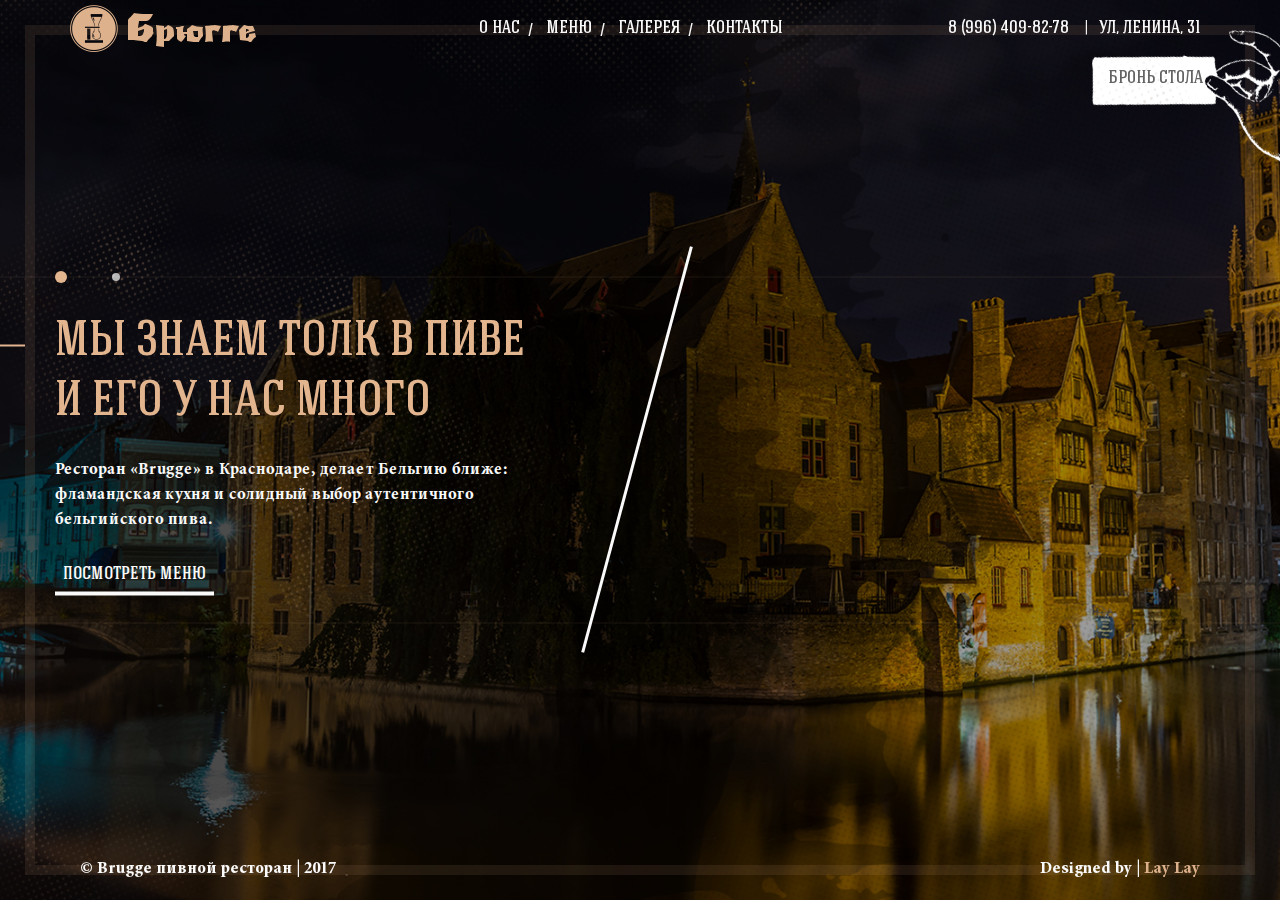
<file: index.html>
<!DOCTYPE html>
<html lang="ru">
<head>
  <meta charset="UTF-8">
  <meta  name="viewport" content="width=device-width,initial-scale=1">
  <title>Brugge пивной ресторан</title>
  <link rel="shortcut icon" href="favicon.png" type="image/png">
  <link rel="stylesheet" href="css/style.min.css">
</head>
<body>
  <header class="header header--main">
    <div class="logo logo-main">
      <img src="img/logo-main.png" class="logo__img" alt="Logo" width="49" height="47">
      <svg xmlns="http://www.w3.org/2000/svg" xml:space="preserve" width="128px" height="34px" version="1.1" style="shape-rendering:geometricPrecision; text-rendering:geometricPrecision; image-rendering:optimizeQuality; fill-rule:evenodd; clip-rule:evenodd" viewBox="0 0 128 34" xmlns:xlink="http://www.w3.org/1999/xlink">
        <g>
         <path class="logo__text" d="M39 16c0,2 1,10 -3,10l0 -9 3 -1zm2 12c1,-1 5,-5 5,-5 0,-2 0,-6 -1,-8 -1,-1 -2,-2 -5,-3 0,0 -2,2 -4,3l0 -2 -8 -1c1,8 1,14 0,21l8 1 0 -6c2,0 3,0 5,0z"/>
         <path class="logo__text" d="M15 21c-1,2 -3,2 -5,2l0 -5 0 0 6 -2c0,1 0,1 0,2 0,0 -1,3 -1,3zm-5 -6c0,-3 1,-5 1,-7 2,0 4,0 7,0 4,0 6,-5 7,-7 -4,0 -17,0 -19,-1 -1,2 -6,6 -6,7l0 20c3,0 7,0 14,1 3,1 2,1 5,1 0,-1 1,-2 2,-3 1,-1 2,-2 3,-3 1,-3 2,-3 2,-3 -1,0 -1,-2 -1,-2l0 -3c-1,-1 -2,-2 -5,-3 -4,-2 -3,-1 -5,1 -1,1 -4,1 -5,2z"/>
         <path class="logo__text" d="M70 18c0,2 0,4 0,6 -2,0 -3,0 -4,-1l-1 -5 5 0zm-14 3c1,0 2,0 3,0 0,3 0,7 0,7 4,1 10,1 12,1 0,-1 3,-5 4,-6 0,0 0,0 0,-1 0,-3 -1,-5 0,-8 -5,0 -8,-1 -11,-2 -1,1 -3,3 -5,4 0,1 0,1 0,2 0,0 0,0 0,1 -1,0 -3,0 -4,0 0,0 0,0 0,0 0,-2 0,-4 1,-6 -1,0 -2,0 -2,0 -2,1 -4,1 -6,1 0,1 0,2 0,2l1 0c0,2 0,7 0,9 0,2 3,3 4,4 2,-1 4,-5 5,-6 -1,0 -2,-1 -2,-2z"/>
         <path class="logo__text" d="M77 13c1,5 1,12 0,16 1,0 6,-1 8,0 0,-2 -1,-10 -1,-10 0,-2 2,-2 4,-1 1,0 1,0 2,1l3 -6c0,0 -6,-1 -6,-1 0,0 -10,1 -10,1z"/>
         <path class="logo__text" d="M118 16c0,0 1,0 1,0 2,1 1,0 2,2 -1,0 -1,0 -2,0 0,1 -1,1 -1,1l0 -3zm0 5c1,-1 1,-1 2,-1 2,-1 5,-2 7,-2l-2 -5c-1,0 -3,0 -4,0 -3,0 -3,-1 -5,-1l-5 5 1 10c2,0 6,1 8,1 1,1 2,1 3,1 1,-1 1,-1 1,-1 1,-2 2,-3 4,-4l-1 -4 -6 1c0,0 0,0 0,0l0 1c0,1 -1,3 -3,3 0,-1 0,-4 0,-4z"/>
         <path class="logo__text" d="M95 13c0,5 0,12 -1,16 2,0 6,-1 8,0 0,-2 0,-10 0,-10 0,-2 2,-2 3,-1 2,0 2,0 3,1l3 -6c0,0 -6,-1 -6,-1 0,0 -10,1 -10,1z"/>
        </g>
      </svg>
    </div>
    <nav class="menu menu--main menu--closed">
      <button class="menu__btn"><span class="visually-hidden">Закрыть/Открыть меню</span></button>
      <ul class="menu__list">
        <li class="menu__item"><a href="about.html" class="menu__link paint">О нас</a></li>
        <li class="menu__item"><a href="menu.html" class="menu__link paint">МЕНЮ</a></li>
        <li class="menu__item"><a href="gallery.html" class="menu__link paint">ГАЛЕРЕЯ</a></li>
        <li class="menu__item"><a href="contacts.html" class="menu__link paint">КОНТАКТЫ</a></li>
      </ul>
      <address class="address address--main">
        <a href="Tel:+79964098278" class="address__link paint-red"><span>8 (996) 409-82-78</span></a>
        <a href="#" class="address__link paint-red map-show"><span>ул, ЛЕНИНА, 31</span></a>
      </address>
    </nav>
    <div class="header__hand header__hand--main">
      <a href="#" class="header__book header__book--main">БРОНЬ СТОЛА</a>
    </div>
  </header>

  <main>
    <div class="swiper-container">
      <div class="swiper-wrapper">
        <div class="swiper-slide">
          <div class="swiper-wrap">
            <div class="swiper-text">
              <p class="swiper-title">МЫ ЗНАЕМ ТОЛК В ПИВЕ И ЕГО У НАС МНОГО</p>
              <p class="swiper-subtitle">Ресторан «Brugge» в Краснодаре, делает Бельгию ближе: фламандская кухня и солидный выбор аутентичного бельгийского пива.</p>
              <a href="menu.html" class="swiper-link">ПОСМОТРЕТЬ МЕНЮ</a>
            </div>
          </div>
        </div>
        <div class="swiper-slide">
          <div class="swiper-wrap">
            <div class="swiper-text">
              <p class="swiper-title">МЫ ЗНАЕМ ТОЛК В ПИВЕ И ЕГО У НАС МНОГО</p>
              <p class="swiper-subtitle">«Brugge» - частичка Бельгии в Краснодаре, собравшая в себе все тонкости ароматной и вкусной еды. А пиво, считающееся лучшем в мире, приятно удивит разнообразием любого гостя.</p>
              <a href="menu.html" class="swiper-link">ПОСМОТРЕТЬ МЕНЮ</a>
            </div>
          </div>
        </div>
      </div>
      <div class="swiper-pagination"></div>
    </div>
  </main>

  <footer class="footer footer--main">
    <p class="footer__text paint">© Brugge пивной ресторан | 2017</p>
    <p class="footer__text paint">Designed by | <a href="http://laylaydigital.ru" class="footer__link logo-main">Lay Lay</a></p>
  </footer>
  
  <div class="modal">
    <h2 class="content__title content__title--modal">бронируйте столик!</h2>
    <p class="content__text content__text--modal">Мы вам скажем - такого больше нигде нет! Море пива, полная кухня вкусностей и особая атмосфера.</p>
    <div class="modal__block">
      <p class="modal__address">
        <span>Телефон для брони:</span>
        <a href="Tel:+79964098278" class="modal__link">8 (996) 409-82-78</a>
      </p>
      <img src="img/booked.png" alt="бронируйте столик" class="modal__img" width="387" height="393">
    </div>
  </div>
  
  <div style="display: none;">
    <div class="box-modal map" id="map">
      <div class="map__wrap">
        <button class="box-modal_close arcticmodal-close"><span class="visually-hidden">Закрыть</span></button>
        <iframe src="https://www.google.com/maps/embed?pb=!1m18!1m12!1m3!1d1937.4038041563595!2d39.078215837302764!3d45.021107877653755!2m3!1f0!2f0!3f0!3m2!1i1024!2i768!4f13.1!3m3!1m2!1s0x40f05a852a970575%3A0xebf0df6703fb4cce!2sul.+Lenina%2C+32%2C+Krasnodar%2C+Krasnodarskiy+kray%2C+Russia%2C+350911!5e0!3m2!1sen!2suk!4v1505031987119" width="600" height="450" style="border:0" allowfullscreen></iframe>
      </div>
    </div>
  </div>
  
  <script src="js/script.js"></script>
<!-- Slider -->
  <script src="js/swiper.min.js"></script>
  <script>
    var swiper = new Swiper('.swiper-container', {
      pagination: '.swiper-pagination',
      paginationClickable: true,
      effect: 'fade',
      speed: 1500
    });
  </script>

<!-- Map -->
  <script src="js/jquery-3.2.1.min.js"></script>
  <script src="js/jquery.arcticmodal-0.3.min.js"></script>
  <script>
    $(".map-show").click(function(){
      $(function(){
        $("#map").arcticmodal({
          overlay: {
          css: {
            backgroundColor: "#000",
            opacity: .8,
            }
          }
        });
      });
    });
  </script>
</body>
</html>
</file>
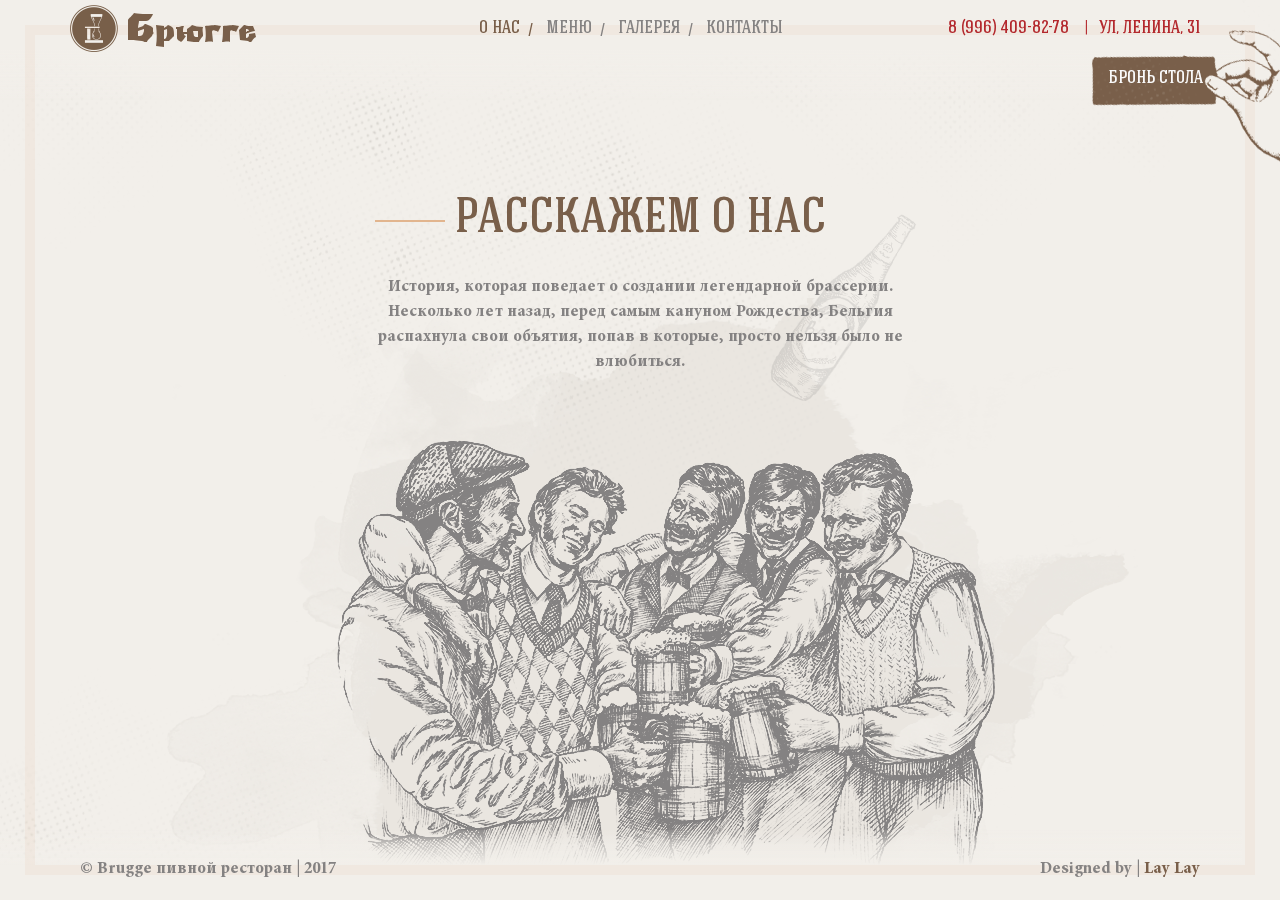
<file: about.html>
<!DOCTYPE html>
<html lang="ru">
<head>
  <meta charset="UTF-8">
  <meta  name="viewport" content="width=device-width,initial-scale=1">
  <title>Brugge пивной ресторан: О нас</title>
  <link rel="shortcut icon" href="favicon.png" type="image/png">
  <link rel="stylesheet" href="css/style.min.css">
</head>
<body>
  <div class="wrapper">  
    <header class="header header--internal">
      <a href="index.html" class="logo logo--internal">
        <img src="img/logo.png" alt="Logo" width="49" height="47">
        <svg xmlns="http://www.w3.org/2000/svg" xml:space="preserve" width="128px" height="34px" version="1.1" style="shape-rendering:geometricPrecision; text-rendering:geometricPrecision; image-rendering:optimizeQuality; fill-rule:evenodd; clip-rule:evenodd" viewBox="0 0 128 34" xmlns:xlink="http://www.w3.org/1999/xlink">
          <g>
           <path class="logo__text" d="M39 16c0,2 1,10 -3,10l0 -9 3 -1zm2 12c1,-1 5,-5 5,-5 0,-2 0,-6 -1,-8 -1,-1 -2,-2 -5,-3 0,0 -2,2 -4,3l0 -2 -8 -1c1,8 1,14 0,21l8 1 0 -6c2,0 3,0 5,0z"/>
           <path class="logo__text" d="M15 21c-1,2 -3,2 -5,2l0 -5 0 0 6 -2c0,1 0,1 0,2 0,0 -1,3 -1,3zm-5 -6c0,-3 1,-5 1,-7 2,0 4,0 7,0 4,0 6,-5 7,-7 -4,0 -17,0 -19,-1 -1,2 -6,6 -6,7l0 20c3,0 7,0 14,1 3,1 2,1 5,1 0,-1 1,-2 2,-3 1,-1 2,-2 3,-3 1,-3 2,-3 2,-3 -1,0 -1,-2 -1,-2l0 -3c-1,-1 -2,-2 -5,-3 -4,-2 -3,-1 -5,1 -1,1 -4,1 -5,2z"/>
           <path class="logo__text" d="M70 18c0,2 0,4 0,6 -2,0 -3,0 -4,-1l-1 -5 5 0zm-14 3c1,0 2,0 3,0 0,3 0,7 0,7 4,1 10,1 12,1 0,-1 3,-5 4,-6 0,0 0,0 0,-1 0,-3 -1,-5 0,-8 -5,0 -8,-1 -11,-2 -1,1 -3,3 -5,4 0,1 0,1 0,2 0,0 0,0 0,1 -1,0 -3,0 -4,0 0,0 0,0 0,0 0,-2 0,-4 1,-6 -1,0 -2,0 -2,0 -2,1 -4,1 -6,1 0,1 0,2 0,2l1 0c0,2 0,7 0,9 0,2 3,3 4,4 2,-1 4,-5 5,-6 -1,0 -2,-1 -2,-2z"/>
           <path class="logo__text" d="M77 13c1,5 1,12 0,16 1,0 6,-1 8,0 0,-2 -1,-10 -1,-10 0,-2 2,-2 4,-1 1,0 1,0 2,1l3 -6c0,0 -6,-1 -6,-1 0,0 -10,1 -10,1z"/>
           <path class="logo__text" d="M118 16c0,0 1,0 1,0 2,1 1,0 2,2 -1,0 -1,0 -2,0 0,1 -1,1 -1,1l0 -3zm0 5c1,-1 1,-1 2,-1 2,-1 5,-2 7,-2l-2 -5c-1,0 -3,0 -4,0 -3,0 -3,-1 -5,-1l-5 5 1 10c2,0 6,1 8,1 1,1 2,1 3,1 1,-1 1,-1 1,-1 1,-2 2,-3 4,-4l-1 -4 -6 1c0,0 0,0 0,0l0 1c0,1 -1,3 -3,3 0,-1 0,-4 0,-4z"/>
           <path class="logo__text" d="M95 13c0,5 0,12 -1,16 2,0 6,-1 8,0 0,-2 0,-10 0,-10 0,-2 2,-2 3,-1 2,0 2,0 3,1l3 -6c0,0 -6,-1 -6,-1 0,0 -10,1 -10,1z"/>
          </g>
        </svg>
      </a>
      <nav class="menu menu--closed">
        <button class="menu__btn"><span class="visually-hidden">Закрыть/Открыть меню</span></button>
        <ul class="menu__list">
          <li class="menu__item"><a href="about.html" class="menu__link menu__link--active">О нас</a></li>
          <li class="menu__item"><a href="menu.html" class="menu__link">МЕНЮ</a></li>
          <li class="menu__item"><a href="gallery.html" class="menu__link">ГАЛЕРЕЯ</a></li>
          <li class="menu__item"><a href="contacts.html" class="menu__link">КОНТАКТЫ</a></li>
        </ul>
        <address class="address">
          <a href="Tel:+79964098278" class="address__link"><span>8 (996) 409-82-78</span></a>
          <a href="#" class="address__link map-show"><span>ул, ЛЕНИНА, 31</span></a>
        </address>
      </nav>
      <div class="header__hand">
        <a href="#" class="header__book">БРОНЬ СТОЛА</a>
      </div>
    </header>
    
    <main>
      <section class="about">
        <h1 class="content__title content__title--about">расскажем о нас</h1>
        <p class="content__text content__text--about">История, которая поведает о создании легендарной брассерии. Несколько лет назад, перед самым кануном Рождества, Бельгия распахнула свои объятия, попав в которые, просто нельзя было не влюбиться.</p>
        <img src="img/about.png" alt="расскажем о нас" class="about__img" width="713" height="521">
        <div class="about__wrap">
          <div class="about__column">
            <p class="about__text">Город Брюгге оказался тем самым местом, в котором наслаждаешься каждым мгновением средневековой красоты. Тихие мощёные улочки, прекрасные полотна великих художников, бесчисленные резные фасады - иллюзорное и сказочное сочетание.</p>
            <p class="about__text">Уютные заведения, пышущие радушием, предлагали мидии, вафли и картофель фри. Вкусные и сытные блюда, прекрасно дополнялись обилием напитков, которые в Бельгии варят, более 1000 сортов.</p>
            <p class="about__text">Погружаясь в культуру и знакомясь с местным колоритом, зарождалась идея о частичке этого мира на родине - в Краснодаре.</p>
          </div>
          <div class="about__column">
            <p class="about__text">Так, в брассерии «Брюгге», по улице Ленина, можно насладиться домашней обстановкой с камином, обилием кованных элементов, дерева и тёплого света.</p>
            <p class="about__text">Особое внимание уделено деталям и мелочам, из которых и создалось ощущение абсолютной выдержки стиля. Здесь, Вы найдёте по-настоящему уникальные сорта изысканного разливного и бутылочного пива.</p>
            <p class="about__text">Трипели, блонды, эли, квадрюпели, ламбики - всё разливается в фирменные бокалы.Так, бельгийский город Брюгге, неоспоримо послужил названием брассерии «Brugge» в Краснодаре.</p>
          </div>
        </div>
        <div class="about__field">
          <h2 class="content__title content__title--menu">НАША КУХНЯ</h2>
          <p class="content__text content__text--about">Бельгийская кухня – это тонкое смешение местных традиций и современного исполнения. Искусные повара приготовят ароматного кролика тушёного в пиве, карбонад по-фламандски, мидии, креветочные крокеты, ватерзой, стумп, льежские вафли и многое другое, что будет прекрасно в сочетании с напитками, которые поможем грамотно подобрать к любому блюду.</p>
        </div>
        <h2 class="content__title content__title--modal">бронируйте столик!</h2>
        <p class="content__text content__text--modal">Мы вам скажем - такого больше нигде нет! Море пива, полная кухня вкусностей и особая атмосфера.</p>
        <div class="modal__block">
          <p class="modal__address">
            <span>Телефон для брони:</span>
            <a href="Tel:+79964098278" class="modal__link">8 (996) 409-82-78</a>
          </p>
          <img src="img/booked.png" alt="бронируйте столик" class="modal__img" width="387" height="393">
        </div>
      </section>
    </main>

    <footer class="footer">
      <p class="footer__text">© Brugge пивной ресторан | 2017</p>
      <p class="footer__text">Designed by | <a href="http://laylaydigital.ru" class="footer__link">Lay Lay</a></p>
    </footer>
  </div>
  
  <div class="modal">
    <h2 class="content__title content__title--modal">бронируйте столик!</h2>
    <p class="content__text content__text--modal">Мы вам скажем - такого больше нигде нет! Море пива, полная кухня вкусностей и особая атмосфера.</p>
    <div class="modal__block">
      <p class="modal__address">
        <span>Телефон для брони:</span>
        <a href="Tel:+79964098278" class="modal__link">8 (996) 409-82-78</a>
      </p>
      <img src="img/booked.png" alt="бронируйте столик" class="modal__img" width="387" height="393">
    </div>
  </div>
  
  <div style="display: none;">
    <div class="box-modal map" id="map">
      <div class="map__wrap">
        <button class="box-modal_close arcticmodal-close"><span class="visually-hidden">Закрыть</span></button>
        <iframe src="https://www.google.com/maps/embed?pb=!1m18!1m12!1m3!1d1937.4038041563595!2d39.078215837302764!3d45.021107877653755!2m3!1f0!2f0!3f0!3m2!1i1024!2i768!4f13.1!3m3!1m2!1s0x40f05a852a970575%3A0xebf0df6703fb4cce!2sul.+Lenina%2C+32%2C+Krasnodar%2C+Krasnodarskiy+kray%2C+Russia%2C+350911!5e0!3m2!1sen!2suk!4v1505031987119" width="600" height="450" style="border:0" allowfullscreen></iframe>
      </div>
    </div>
  </div>
  
  <script src="js/script.js"></script>
<!-- Map -->
  <script src="js/jquery-3.2.1.min.js"></script>
  <script src="js/jquery.arcticmodal-0.3.min.js"></script>
  <script>
    $(".map-show").click(function(){
      $(function(){
        $("#map").arcticmodal({
          overlay: {
          css: {
            backgroundColor: "#000",
            opacity: .8,
            }
          }
        });
      });
    });
  </script>
</body>
</html>
</file>
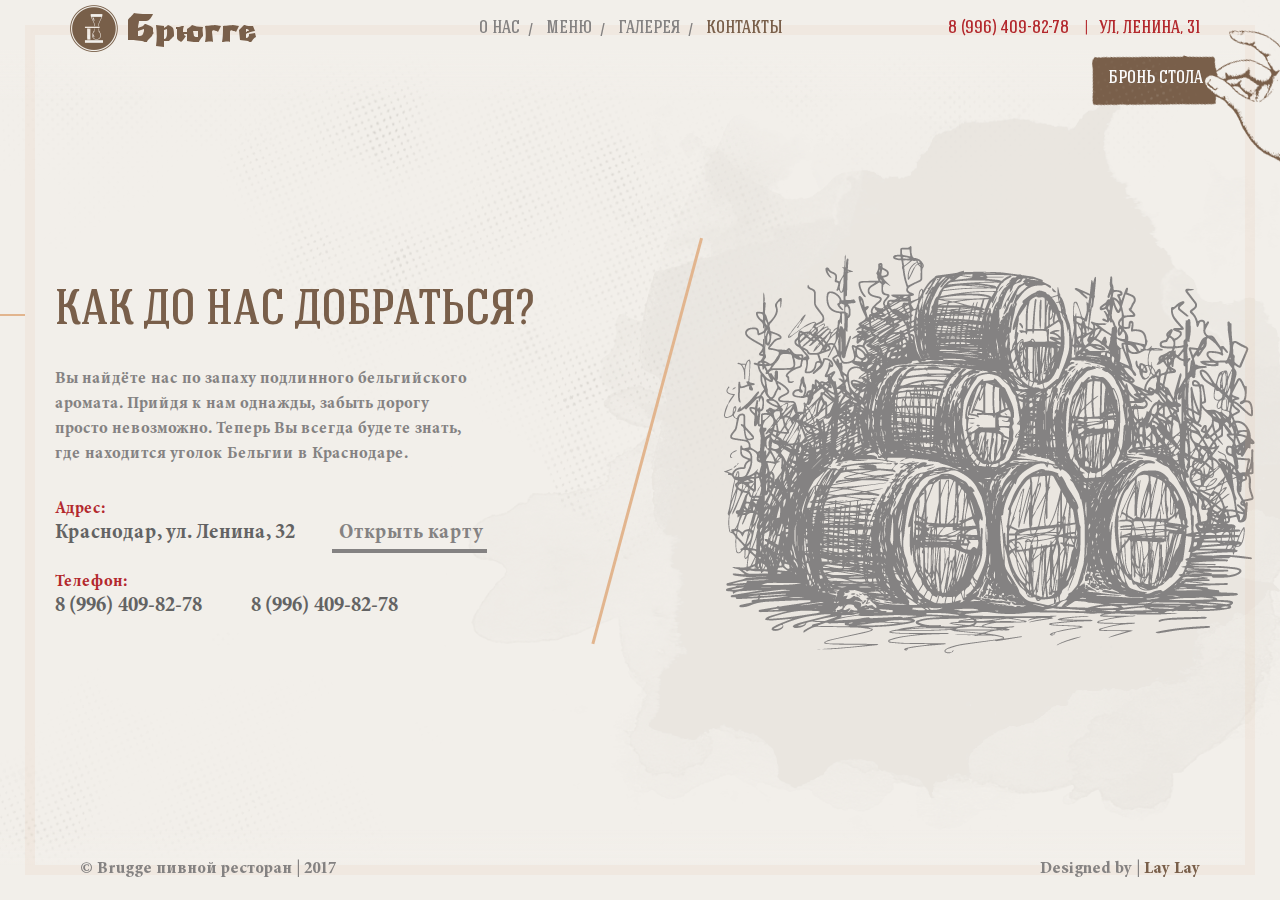
<file: contacts.html>
<!DOCTYPE html>
<html lang="ru">
<head>
  <meta charset="UTF-8">
  <meta  name="viewport" content="width=device-width,initial-scale=1">
  <title>Brugge пивной ресторан: Контакты</title>
  <link rel="shortcut icon" href="favicon.png" type="image/png">
  <link rel="stylesheet" href="css/style.min.css">
</head>
<body>
  <div class="wrapper wrapper--contacts">  
    <header class="header">
      <a href="index.html" class="logo logo--internal">
        <img src="img/logo.png" alt="Logo" width="49" height="47">
        <svg xmlns="http://www.w3.org/2000/svg" xml:space="preserve" width="128px" height="34px" version="1.1" style="shape-rendering:geometricPrecision; text-rendering:geometricPrecision; image-rendering:optimizeQuality; fill-rule:evenodd; clip-rule:evenodd" viewBox="0 0 128 34" xmlns:xlink="http://www.w3.org/1999/xlink">
          <g>
           <path class="logo__text" d="M39 16c0,2 1,10 -3,10l0 -9 3 -1zm2 12c1,-1 5,-5 5,-5 0,-2 0,-6 -1,-8 -1,-1 -2,-2 -5,-3 0,0 -2,2 -4,3l0 -2 -8 -1c1,8 1,14 0,21l8 1 0 -6c2,0 3,0 5,0z"/>
           <path class="logo__text" d="M15 21c-1,2 -3,2 -5,2l0 -5 0 0 6 -2c0,1 0,1 0,2 0,0 -1,3 -1,3zm-5 -6c0,-3 1,-5 1,-7 2,0 4,0 7,0 4,0 6,-5 7,-7 -4,0 -17,0 -19,-1 -1,2 -6,6 -6,7l0 20c3,0 7,0 14,1 3,1 2,1 5,1 0,-1 1,-2 2,-3 1,-1 2,-2 3,-3 1,-3 2,-3 2,-3 -1,0 -1,-2 -1,-2l0 -3c-1,-1 -2,-2 -5,-3 -4,-2 -3,-1 -5,1 -1,1 -4,1 -5,2z"/>
           <path class="logo__text" d="M70 18c0,2 0,4 0,6 -2,0 -3,0 -4,-1l-1 -5 5 0zm-14 3c1,0 2,0 3,0 0,3 0,7 0,7 4,1 10,1 12,1 0,-1 3,-5 4,-6 0,0 0,0 0,-1 0,-3 -1,-5 0,-8 -5,0 -8,-1 -11,-2 -1,1 -3,3 -5,4 0,1 0,1 0,2 0,0 0,0 0,1 -1,0 -3,0 -4,0 0,0 0,0 0,0 0,-2 0,-4 1,-6 -1,0 -2,0 -2,0 -2,1 -4,1 -6,1 0,1 0,2 0,2l1 0c0,2 0,7 0,9 0,2 3,3 4,4 2,-1 4,-5 5,-6 -1,0 -2,-1 -2,-2z"/>
           <path class="logo__text" d="M77 13c1,5 1,12 0,16 1,0 6,-1 8,0 0,-2 -1,-10 -1,-10 0,-2 2,-2 4,-1 1,0 1,0 2,1l3 -6c0,0 -6,-1 -6,-1 0,0 -10,1 -10,1z"/>
           <path class="logo__text" d="M118 16c0,0 1,0 1,0 2,1 1,0 2,2 -1,0 -1,0 -2,0 0,1 -1,1 -1,1l0 -3zm0 5c1,-1 1,-1 2,-1 2,-1 5,-2 7,-2l-2 -5c-1,0 -3,0 -4,0 -3,0 -3,-1 -5,-1l-5 5 1 10c2,0 6,1 8,1 1,1 2,1 3,1 1,-1 1,-1 1,-1 1,-2 2,-3 4,-4l-1 -4 -6 1c0,0 0,0 0,0l0 1c0,1 -1,3 -3,3 0,-1 0,-4 0,-4z"/>
           <path class="logo__text" d="M95 13c0,5 0,12 -1,16 2,0 6,-1 8,0 0,-2 0,-10 0,-10 0,-2 2,-2 3,-1 2,0 2,0 3,1l3 -6c0,0 -6,-1 -6,-1 0,0 -10,1 -10,1z"/>
          </g>
        </svg>
      </a>
      <nav class="menu menu--closed">
        <button class="menu__btn"><span class="visually-hidden">Закрыть/Открыть меню</span></button>
        <ul class="menu__list">
          <li class="menu__item"><a href="about.html" class="menu__link">О нас</a></li>
          <li class="menu__item"><a href="menu.html" class="menu__link">МЕНЮ</a></li>
          <li class="menu__item"><a href="gallery.html" class="menu__link">ГАЛЕРЕЯ</a></li>
          <li class="menu__item"><a href="contacts.html" class="menu__link menu__link--active">КОНТАКТЫ</a></li>
        </ul>
        <address class="address">
          <a href="Tel:+79964098278" class="address__link"><span>8 (996) 409-82-78</span></a>
          <a href="#" class="address__link map-show"><span>ул, ЛЕНИНА, 31</span></a>
        </address>
      </nav>
      <div class="header__hand">
        <a href="#" class="header__book">БРОНЬ СТОЛА</a>
      </div>
    </header>
    
    <main>
      <section class="content">
        <div class="content__block">
          <h1 class="content__title">КАК ДО НАС ДОБРАТЬСЯ?</h1>
          <p class="content__text">Вы найдёте нас по запаху подлинного бельгийского аромата. Прийдя к нам однажды, забыть дорогу просто невозможно. Теперь Вы всегда будете знать, где находится уголок Бельгии в Краснодаре.</p>
          <p class="content__address">
            <span>Адрес:</span>
            Краснодар, ул. Ленина, 32
            <button class="content__btn map-show">Открыть карту</button>
          </p>
          <p class="content__address">
            <span>Телефон:</span>
            <a href="Tel:+79964098278" class="content__link">8 (996) 409-82-78</a>
            <a href="Tel:+79964098278" class="content__link">8 (996) 409-82-78</a>
          </p>
        </div>
        <img src="img/image-contacts.png" alt="КАК ДО НАС ДОБРАТЬСЯ" class="content__img" width="531" height="408">
      </section>
    </main>

    <footer class="footer">
      <p class="footer__text">© Brugge пивной ресторан | 2017</p>
      <p class="footer__text">Designed by | <a href="http://laylaydigital.ru" class="footer__link">Lay Lay</a></p>
    </footer>
  </div>
  
  <div class="modal">
    <h2 class="content__title content__title--modal">бронируйте столик!</h2>
    <p class="content__text content__text--modal">Мы вам скажем - такого больше нигде нет! Море пива, полная кухня вкусностей и особая атмосфера.</p>
    <div class="modal__block">
      <p class="modal__address">
        <span>Телефон для брони:</span>
        <a href="Tel:+79964098278" class="modal__link">8 (996) 409-82-78</a>
      </p>
      <img src="img/booked.png" alt="бронируйте столик" class="modal__img" width="387" height="393">
    </div>
  </div>
  
  <div style="display: none;">
    <div class="box-modal map" id="map">
      <div class="map__wrap">
        <button class="box-modal_close arcticmodal-close"><span class="visually-hidden">Закрыть</span></button>
        <iframe src="https://www.google.com/maps/embed?pb=!1m18!1m12!1m3!1d1937.4038041563595!2d39.078215837302764!3d45.021107877653755!2m3!1f0!2f0!3f0!3m2!1i1024!2i768!4f13.1!3m3!1m2!1s0x40f05a852a970575%3A0xebf0df6703fb4cce!2sul.+Lenina%2C+32%2C+Krasnodar%2C+Krasnodarskiy+kray%2C+Russia%2C+350911!5e0!3m2!1sen!2suk!4v1505031987119" width="600" height="450" style="border:0" allowfullscreen></iframe>
      </div>
    </div>
  </div>
  
  <script src="js/script.js"></script>
<!-- Map -->
  <script src="js/jquery-3.2.1.min.js"></script>
  <script src="js/jquery.arcticmodal-0.3.min.js"></script>
  <script>
    $(".map-show").click(function(){
      $(function(){
        $("#map").arcticmodal({
          overlay: {
          css: {
            backgroundColor: "#000",
            opacity: .8,
            }
          }
        });
      });
    });
  </script>
</body>
</html>
</file>
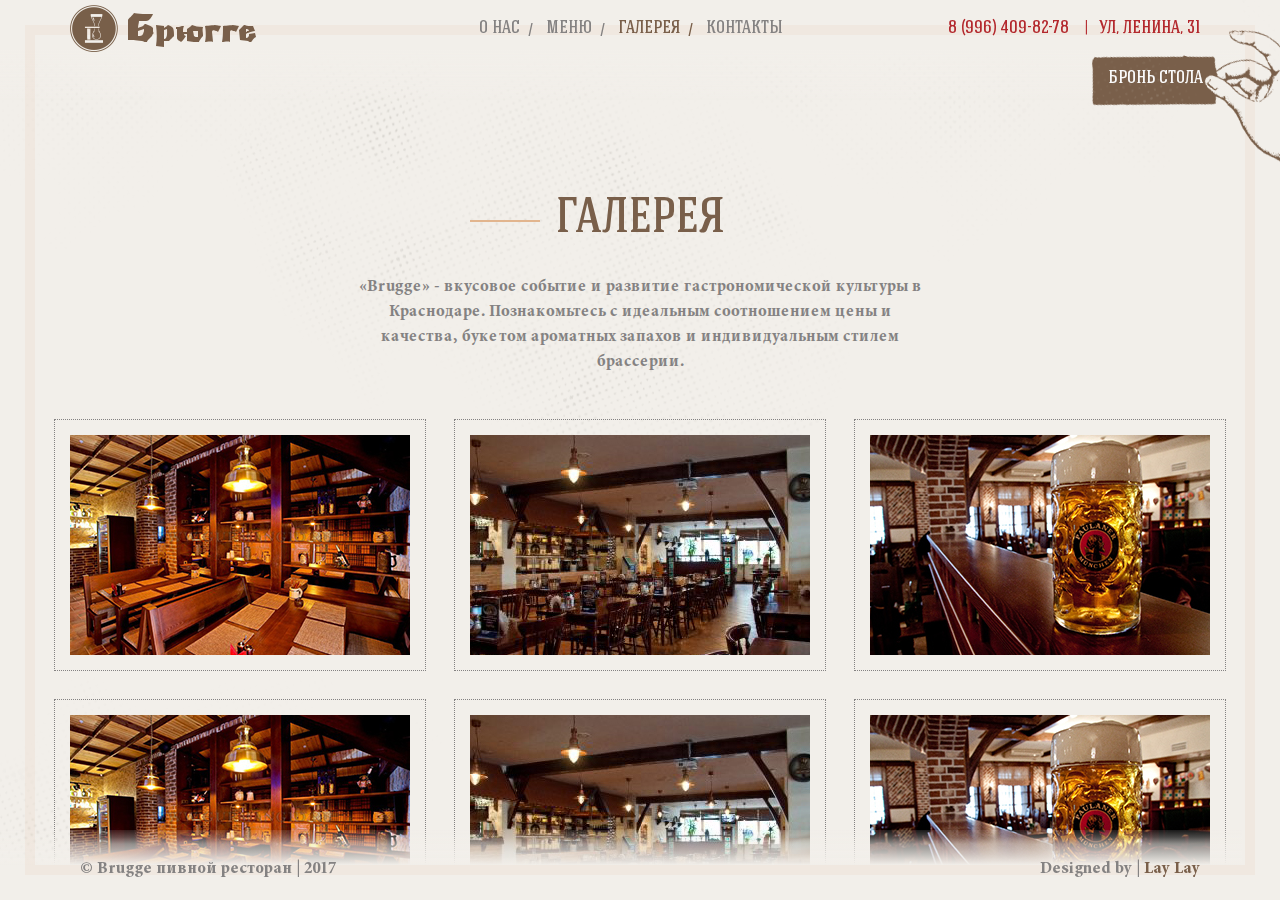
<file: gallery.html>
<!DOCTYPE html>
<html lang="ru">
<head>
  <meta charset="UTF-8">
  <meta  name="viewport" content="width=device-width,initial-scale=1">
  <title>Brugge пивной ресторан: Фотогалерея</title>
  <link rel="shortcut icon" href="favicon.png" type="image/png">
  <link rel="stylesheet" href="css/style.min.css">
</head>
<body>
  <div class="wrapper">  
    <header class="header">
      <a href="index.html" class="logo logo--internal">
        <img src="img/logo.png" alt="Logo" width="49" height="47">
        <svg xmlns="http://www.w3.org/2000/svg" xml:space="preserve" width="128px" height="34px" version="1.1" style="shape-rendering:geometricPrecision; text-rendering:geometricPrecision; image-rendering:optimizeQuality; fill-rule:evenodd; clip-rule:evenodd" viewBox="0 0 128 34" xmlns:xlink="http://www.w3.org/1999/xlink">
          <g>
           <path class="logo__text" d="M39 16c0,2 1,10 -3,10l0 -9 3 -1zm2 12c1,-1 5,-5 5,-5 0,-2 0,-6 -1,-8 -1,-1 -2,-2 -5,-3 0,0 -2,2 -4,3l0 -2 -8 -1c1,8 1,14 0,21l8 1 0 -6c2,0 3,0 5,0z"/>
           <path class="logo__text" d="M15 21c-1,2 -3,2 -5,2l0 -5 0 0 6 -2c0,1 0,1 0,2 0,0 -1,3 -1,3zm-5 -6c0,-3 1,-5 1,-7 2,0 4,0 7,0 4,0 6,-5 7,-7 -4,0 -17,0 -19,-1 -1,2 -6,6 -6,7l0 20c3,0 7,0 14,1 3,1 2,1 5,1 0,-1 1,-2 2,-3 1,-1 2,-2 3,-3 1,-3 2,-3 2,-3 -1,0 -1,-2 -1,-2l0 -3c-1,-1 -2,-2 -5,-3 -4,-2 -3,-1 -5,1 -1,1 -4,1 -5,2z"/>
           <path class="logo__text" d="M70 18c0,2 0,4 0,6 -2,0 -3,0 -4,-1l-1 -5 5 0zm-14 3c1,0 2,0 3,0 0,3 0,7 0,7 4,1 10,1 12,1 0,-1 3,-5 4,-6 0,0 0,0 0,-1 0,-3 -1,-5 0,-8 -5,0 -8,-1 -11,-2 -1,1 -3,3 -5,4 0,1 0,1 0,2 0,0 0,0 0,1 -1,0 -3,0 -4,0 0,0 0,0 0,0 0,-2 0,-4 1,-6 -1,0 -2,0 -2,0 -2,1 -4,1 -6,1 0,1 0,2 0,2l1 0c0,2 0,7 0,9 0,2 3,3 4,4 2,-1 4,-5 5,-6 -1,0 -2,-1 -2,-2z"/>
           <path class="logo__text" d="M77 13c1,5 1,12 0,16 1,0 6,-1 8,0 0,-2 -1,-10 -1,-10 0,-2 2,-2 4,-1 1,0 1,0 2,1l3 -6c0,0 -6,-1 -6,-1 0,0 -10,1 -10,1z"/>
           <path class="logo__text" d="M118 16c0,0 1,0 1,0 2,1 1,0 2,2 -1,0 -1,0 -2,0 0,1 -1,1 -1,1l0 -3zm0 5c1,-1 1,-1 2,-1 2,-1 5,-2 7,-2l-2 -5c-1,0 -3,0 -4,0 -3,0 -3,-1 -5,-1l-5 5 1 10c2,0 6,1 8,1 1,1 2,1 3,1 1,-1 1,-1 1,-1 1,-2 2,-3 4,-4l-1 -4 -6 1c0,0 0,0 0,0l0 1c0,1 -1,3 -3,3 0,-1 0,-4 0,-4z"/>
           <path class="logo__text" d="M95 13c0,5 0,12 -1,16 2,0 6,-1 8,0 0,-2 0,-10 0,-10 0,-2 2,-2 3,-1 2,0 2,0 3,1l3 -6c0,0 -6,-1 -6,-1 0,0 -10,1 -10,1z"/>
          </g>
        </svg>
      </a>
      <nav class="menu menu--closed">
        <button class="menu__btn"><span class="visually-hidden">Закрыть/Открыть меню</span></button>
        <ul class="menu__list">
          <li class="menu__item"><a href="about.html" class="menu__link">О нас</a></li>
          <li class="menu__item"><a href="menu.html" class="menu__link">МЕНЮ</a></li>
          <li class="menu__item"><a href="gallery.html" class="menu__link menu__link--active">ГАЛЕРЕЯ</a></li>
          <li class="menu__item"><a href="contacts.html" class="menu__link">КОНТАКТЫ</a></li>
        </ul>
        <address class="address">
          <a href="Tel:+79964098278" class="address__link"><span>8 (996) 409-82-78</span></a>
          <a href="#" class="address__link map-show"><span>ул, ЛЕНИНА, 31</span></a>
        </address>
      </nav>
      <div class="header__hand">
        <a href="#" class="header__book">БРОНЬ СТОЛА</a>
      </div>
    </header>
    
    <main>
      <section class="gallery">
        <h1 class="content__title content__title--gallery">галерея</h1>
        <p class="content__text content__text--gallery">«Brugge» - вкусовое событие и развитие гастрономической культуры в Краснодаре. Познакомьтесь с идеальным соотношением цены и качества, букетом ароматных запахов и индивидуальным стилем брассерии.</p>
        <ul class="gallery__list">
          <li class="gallery__item">
            <a class="fancybox" data-fancybox-group="group-1" href="img/gallery-1-large.jpg">
              <img class="gallery__img" src="img/gallery-1.jpg" alt="Фотогалерея" width="340" height="220">
            </a>
          </li>
          <li class="gallery__item">
            <a class="fancybox" data-fancybox-group="group-1" href="img/gallery-2-large.jpg">
              <img class="gallery__img" src="img/gallery-2.jpg" alt="Фотогалерея" width="340" height="220">
            </a>
          </li>
          <li class="gallery__item">
            <a class="fancybox" data-fancybox-group="group-1" href="img/gallery-3-large.jpg">
              <img class="gallery__img" src="img/gallery-3.jpg" alt="Фотогалерея" width="340" height="220">
            </a>
          </li>
          <li class="gallery__item">
            <a class="fancybox" data-fancybox-group="group-1" href="img/gallery-1-large.jpg">
              <img class="gallery__img" src="img/gallery-1.jpg" alt="Фотогалерея" width="340" height="220">
            </a>
          </li>
          <li class="gallery__item">
            <a class="fancybox" data-fancybox-group="group-1" href="img/gallery-2-large.jpg">
              <img class="gallery__img" src="img/gallery-2.jpg" alt="Фотогалерея" width="340" height="220">
            </a>
          </li>
          <li class="gallery__item">
            <a class="fancybox" data-fancybox-group="group-1" href="img/gallery-3-large.jpg">
              <img class="gallery__img" src="img/gallery-3.jpg" alt="Фотогалерея" width="340" height="220">
            </a>
          </li>
          <li class="gallery__item">
            <a class="fancybox" data-fancybox-group="group-1" href="img/gallery-1-large.jpg">
              <img class="gallery__img" src="img/gallery-1.jpg" alt="Фотогалерея" width="340" height="220">
            </a>
          </li>
          <li class="gallery__item">
            <a class="fancybox" data-fancybox-group="group-1" href="img/gallery-2-large.jpg">
              <img class="gallery__img" src="img/gallery-2.jpg" alt="Фотогалерея" width="340" height="220">
            </a>
          </li>
          <li class="gallery__item">
            <a class="fancybox" data-fancybox-group="group-1" href="img/gallery-3-large.jpg">
              <img class="gallery__img" src="img/gallery-3.jpg" alt="Фотогалерея" width="340" height="220">
            </a>
          </li>
        </ul>
      </section>
    </main>

    <footer class="footer">
      <p class="footer__text">© Brugge пивной ресторан | 2017</p>
      <p class="footer__text">Designed by | <a href="http://laylaydigital.ru" class="footer__link">Lay Lay</a></p>
    </footer>
  </div>

  <div class="modal">
    <h2 class="content__title content__title--modal">бронируйте столик!</h2>
    <p class="content__text content__text--modal">Мы вам скажем - такого больше нигде нет! Море пива, полная кухня вкусностей и особая атмосфера.</p>
    <div class="modal__block">
      <p class="modal__address">
        <span>Телефон для брони:</span>
        <a href="Tel:+79964098278" class="modal__link">8 (996) 409-82-78</a>
      </p>
      <img src="img/booked.png" alt="бронируйте столик" class="modal__img" width="387" height="393">
    </div>
  </div>
  
  <div style="display: none;">
    <div class="box-modal map" id="map">
      <div class="map__wrap">
        <button class="box-modal_close arcticmodal-close"><span class="visually-hidden">Закрыть</span></button>
        <iframe src="https://www.google.com/maps/embed?pb=!1m18!1m12!1m3!1d1937.4038041563595!2d39.078215837302764!3d45.021107877653755!2m3!1f0!2f0!3f0!3m2!1i1024!2i768!4f13.1!3m3!1m2!1s0x40f05a852a970575%3A0xebf0df6703fb4cce!2sul.+Lenina%2C+32%2C+Krasnodar%2C+Krasnodarskiy+kray%2C+Russia%2C+350911!5e0!3m2!1sen!2suk!4v1505031987119" width="600" height="450" style="border:0" allowfullscreen></iframe>
      </div>
    </div>
  </div>
  
  <script src="js/script.js"></script>  
  <script src="js/jquery-3.2.1.min.js"></script>
  <script src="js/jquery.fancybox.pack.js"></script>

<!-- Lightbox -->
  <script>
    $(document).ready(function() {
      $(".fancybox").fancybox();
    });
  </script>
  
<!-- Map -->
  <script src="js/jquery.arcticmodal-0.3.min.js"></script>
  <script>
    $(".map-show").click(function(){
      $(function(){
        $("#map").arcticmodal({
          overlay: {
          css: {
            backgroundColor: "#000",
            opacity: .8,
            }
          }
        });
      });
    });
  </script>
</body>
</html>
</file>
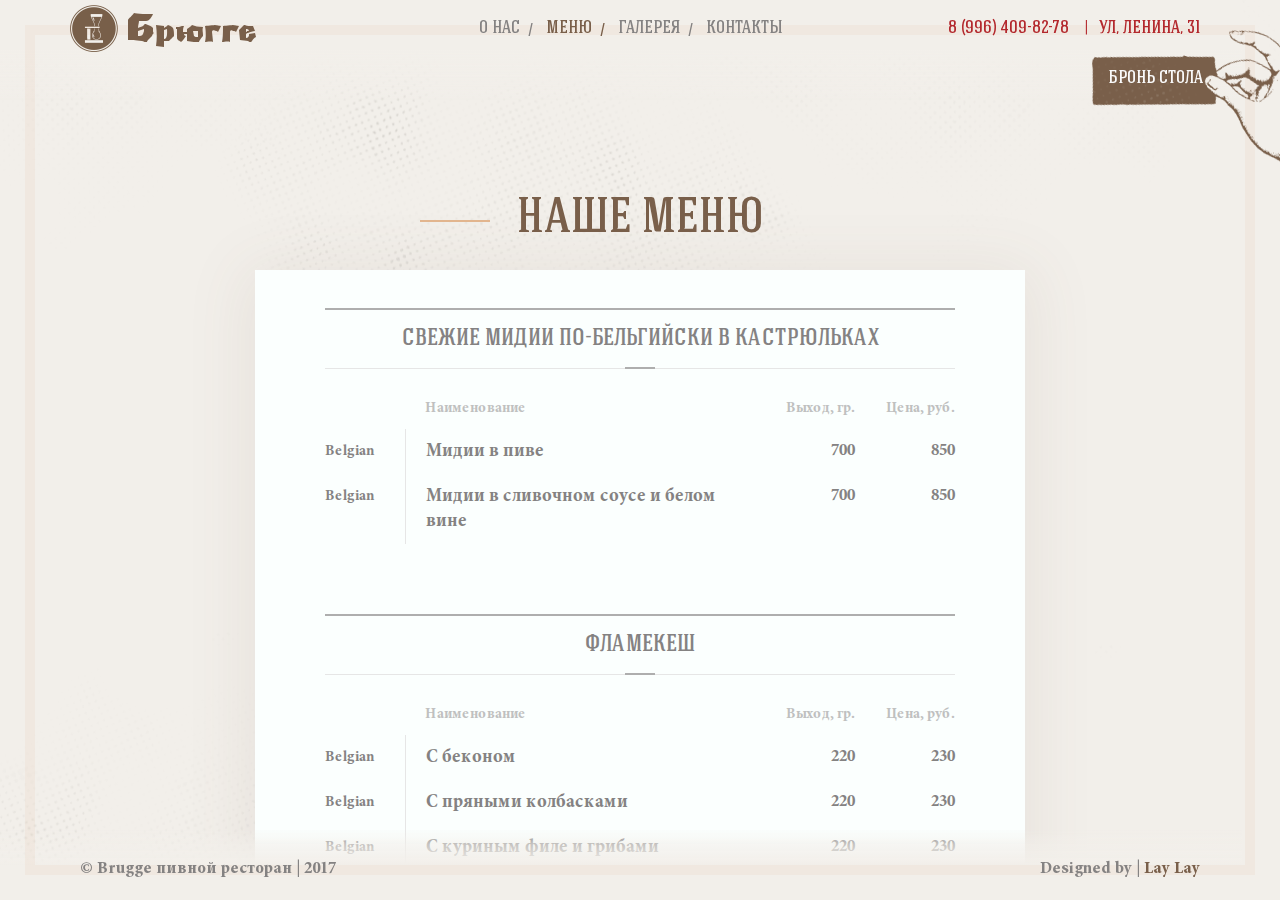
<file: menu.html>
<!DOCTYPE html>
<html lang="ru">
<head>
  <meta charset="UTF-8">
  <meta  name="viewport" content="width=device-width,initial-scale=1">
  <title>Brugge пивной ресторан: О нас</title>
  <link rel="shortcut icon" href="favicon.png" type="image/png">
  <link rel="stylesheet" href="css/style.min.css">
</head>
<body>
  <div class="wrapper wrapper--menu">  
    <header class="header header--internal">
      <a href="index.html" class="logo logo--internal">
        <img src="img/logo.png" alt="Logo" width="49" height="47">
        <svg xmlns="http://www.w3.org/2000/svg" xml:space="preserve" width="128px" height="34px" version="1.1" style="shape-rendering:geometricPrecision; text-rendering:geometricPrecision; image-rendering:optimizeQuality; fill-rule:evenodd; clip-rule:evenodd" viewBox="0 0 128 34" xmlns:xlink="http://www.w3.org/1999/xlink">
          <g>
           <path class="logo__text" d="M39 16c0,2 1,10 -3,10l0 -9 3 -1zm2 12c1,-1 5,-5 5,-5 0,-2 0,-6 -1,-8 -1,-1 -2,-2 -5,-3 0,0 -2,2 -4,3l0 -2 -8 -1c1,8 1,14 0,21l8 1 0 -6c2,0 3,0 5,0z"/>
           <path class="logo__text" d="M15 21c-1,2 -3,2 -5,2l0 -5 0 0 6 -2c0,1 0,1 0,2 0,0 -1,3 -1,3zm-5 -6c0,-3 1,-5 1,-7 2,0 4,0 7,0 4,0 6,-5 7,-7 -4,0 -17,0 -19,-1 -1,2 -6,6 -6,7l0 20c3,0 7,0 14,1 3,1 2,1 5,1 0,-1 1,-2 2,-3 1,-1 2,-2 3,-3 1,-3 2,-3 2,-3 -1,0 -1,-2 -1,-2l0 -3c-1,-1 -2,-2 -5,-3 -4,-2 -3,-1 -5,1 -1,1 -4,1 -5,2z"/>
           <path class="logo__text" d="M70 18c0,2 0,4 0,6 -2,0 -3,0 -4,-1l-1 -5 5 0zm-14 3c1,0 2,0 3,0 0,3 0,7 0,7 4,1 10,1 12,1 0,-1 3,-5 4,-6 0,0 0,0 0,-1 0,-3 -1,-5 0,-8 -5,0 -8,-1 -11,-2 -1,1 -3,3 -5,4 0,1 0,1 0,2 0,0 0,0 0,1 -1,0 -3,0 -4,0 0,0 0,0 0,0 0,-2 0,-4 1,-6 -1,0 -2,0 -2,0 -2,1 -4,1 -6,1 0,1 0,2 0,2l1 0c0,2 0,7 0,9 0,2 3,3 4,4 2,-1 4,-5 5,-6 -1,0 -2,-1 -2,-2z"/>
           <path class="logo__text" d="M77 13c1,5 1,12 0,16 1,0 6,-1 8,0 0,-2 -1,-10 -1,-10 0,-2 2,-2 4,-1 1,0 1,0 2,1l3 -6c0,0 -6,-1 -6,-1 0,0 -10,1 -10,1z"/>
           <path class="logo__text" d="M118 16c0,0 1,0 1,0 2,1 1,0 2,2 -1,0 -1,0 -2,0 0,1 -1,1 -1,1l0 -3zm0 5c1,-1 1,-1 2,-1 2,-1 5,-2 7,-2l-2 -5c-1,0 -3,0 -4,0 -3,0 -3,-1 -5,-1l-5 5 1 10c2,0 6,1 8,1 1,1 2,1 3,1 1,-1 1,-1 1,-1 1,-2 2,-3 4,-4l-1 -4 -6 1c0,0 0,0 0,0l0 1c0,1 -1,3 -3,3 0,-1 0,-4 0,-4z"/>
           <path class="logo__text" d="M95 13c0,5 0,12 -1,16 2,0 6,-1 8,0 0,-2 0,-10 0,-10 0,-2 2,-2 3,-1 2,0 2,0 3,1l3 -6c0,0 -6,-1 -6,-1 0,0 -10,1 -10,1z"/>
          </g>
        </svg>
      </a>
      <nav class="menu menu--closed">
        <button class="menu__btn"><span class="visually-hidden">Закрыть/Открыть меню</span></button>
        <ul class="menu__list">
          <li class="menu__item"><a href="about.html" class="menu__link">О нас</a></li>
          <li class="menu__item"><a class="menu__link menu__link--active">МЕНЮ</a></li>
          <li class="menu__item"><a href="gallery.html" class="menu__link">ГАЛЕРЕЯ</a></li>
          <li class="menu__item"><a href="contacts.html" class="menu__link">КОНТАКТЫ</a></li>
        </ul>
        <address class="address">
          <a href="Tel:+79964098278" class="address__link"><span>8 (996) 409-82-78</span></a>
          <a href="#" class="address__link map-show"><span>ул, ЛЕНИНА, 31</span></a>
        </address>
      </nav>
      <div class="header__hand">
        <a href="#" class="header__book">БРОНЬ СТОЛА</a>
      </div>
    </header>
    
    <main>
      <section class="meal">
        <h1 class="content__title content__title--menu">наше меню</h1>
        <ul class="meal__list">
          <li class="meal__item">
            <h2 class="meal__title">СВЕЖИЕ МИДИИ ПО-БЕЛЬГИЙСКИ В КАСТРЮЛЬКАХ</h2>
            <div class="meal__line">
              <p class="meal__caption meal__caption--left"></p>
              <p class="meal__caption meal__caption--title">Наименование</p>
              <p class="meal__caption meal__caption--price">Выход, гр.</p>
              <p class="meal__caption meal__caption--price">Цена, руб.</p>
            </div>
            <div class="meal__line">
              <p class="meal__country">Belgian</p>
              <p class="meal__name">Мидии в пиве</p>
              <p class="meal__price">700</p>
              <p class="meal__price">850</p>
            </div>
            <div class="meal__line">
              <p class="meal__country">Belgian</p>
              <p class="meal__name">Мидии в сливочном соусе и белом вине</p>
              <p class="meal__price">700</p>
              <p class="meal__price">850</p>
            </div>
          </li>
          <li class="meal__item">
            <h2 class="meal__title">ФЛАМЕКЕШ</h2>
            <div class="meal__line">
              <p class="meal__caption meal__caption--left"></p>
              <p class="meal__caption meal__caption--title">Наименование</p>
              <p class="meal__caption meal__caption--price">Выход, гр.</p>
              <p class="meal__caption meal__caption--price">Цена, руб.</p>
            </div>
            <div class="meal__line">
              <p class="meal__country">Belgian</p>
              <p class="meal__name">С беконом</p>
              <p class="meal__price">220</p>
              <p class="meal__price">230</p>
            </div>
            <div class="meal__line">
              <p class="meal__country">Belgian</p>
              <p class="meal__name">С пряными колбасками</p>
              <p class="meal__price">220</p>
              <p class="meal__price">230</p>
            </div>
            <div class="meal__line">
              <p class="meal__country">Belgian</p>
              <p class="meal__name">С куриным филе и грибами</p>
              <p class="meal__price">220</p>
              <p class="meal__price">230</p>
            </div>
            <div class="meal__line">
              <p class="meal__country">Belgian</p>
              <p class="meal__name">С лососем</p>
              <p class="meal__price">220</p>
              <p class="meal__price">230</p>
            </div>
          </li>
          <li class="meal__item">
            <h2 class="meal__title">ХОЛОДНЫЕ ЗАКУСКИ</h2>
            <div class="meal__line">
              <p class="meal__caption meal__caption--left"></p>
              <p class="meal__caption meal__caption--title">Наименование</p>
              <p class="meal__caption meal__caption--price">Выход, гр.</p>
              <p class="meal__caption meal__caption--price">Цена, руб.</p>
            </div>
            <div class="meal__line">
              <p class="meal__country"></p>
              <p class="meal__name">Пряные колбаски микс</p>
              <p class="meal__price">200</p>
              <p class="meal__price">400</p>
            </div>
            <div class="meal__line">
              <p class="meal__country"></p>
              <p class="meal__name">Сырный микс<span>Твердые сорта, сыры с плесенью</span></p>
              <p class="meal__price">200</p>
              <p class="meal__price">450</p>
            </div>
            <div class="meal__line">
              <p class="meal__country">Belgian</p>
              <p class="meal__name">Помидоры, фаршированные креветками</p>
              <p class="meal__price">250</p>
              <p class="meal__price">220</p>
            </div>
            <div class="meal__line">
              <p class="meal__country"></p>
              <p class="meal__name">Орехи микс фисташки, фундук, арахис<span>Фисташки, фундук, арахис</span></p>
              <p class="meal__price">100</p>
              <p class="meal__price">150</p>
            </div>
          </li>
        </ul>
        <ul class="meal__list">
          <li class="meal__item">
            <h2 class="meal__title">Салаты</h2>
            <div class="meal__line">
              <p class="meal__caption meal__caption--left"></p>
              <p class="meal__caption meal__caption--title">Наименование</p>
              <p class="meal__caption meal__caption--price">Выход, гр.</p>
              <p class="meal__caption meal__caption--price">Цена, руб.</p>
            </div>
            <div class="meal__line">
              <p class="meal__country">Belgian</p>
              <p class="meal__name">Теплый льежский салат</p>
              <p class="meal__price">250</p>
              <p class="meal__price">260</p>
            </div>
            <div class="meal__line">
              <p class="meal__country"></p>
              <p class="meal__name">Теплый салат с говядиной</p>
              <p class="meal__price">220</p>
              <p class="meal__price">320</p>
            </div>
            <div class="meal__line">
              <p class="meal__country"></p>
              <p class="meal__name">Тартар из говядины</p>
              <p class="meal__price">230</p>
              <p class="meal__price">450</p>
            </div>
            <div class="meal__line">
              <p class="meal__country"></p>
              <p class="meal__name">Салат с утиной грудкой</p>
              <p class="meal__price">230</p>
              <p class="meal__price">310</p>
            </div>
            <div class="meal__line">
              <p class="meal__country"></p>
              <p class="meal__name">Салат с морепродуктами</p>
              <p class="meal__price">230</p>
              <p class="meal__price">320</p>
            </div>
            <div class="meal__line">
              <p class="meal__country"></p>
              <p class="meal__name">Салат со скумбрией</p>
              <p class="meal__price">240</p>
              <p class="meal__price">280</p>
            </div>
          </li>
          <li class="meal__item">
            <h2 class="meal__title">ГОРЯЧИЕ ЗАКУСКИ</h2>
            <div class="meal__line">
              <p class="meal__caption meal__caption--left"></p>
              <p class="meal__caption meal__caption--title">Наименование</p>
              <p class="meal__caption meal__caption--price">Выход, гр.</p>
              <p class="meal__caption meal__caption--price">Цена, руб.</p>
            </div>
            <div class="meal__line">
              <p class="meal__country">Belgian</p>
              <p class="meal__name">Картофель фри<span>С соусом на Ваш выбор (сырный, майонез, сметанно-чесночный, томатный, красный острый)</span></p>
              <p class="meal__price">150/50</p>
              <p class="meal__price">150</p>
            </div>
            <div class="meal__line">
              <p class="meal__country"></p>
              <p class="meal__name">Жареный сыр<span>С клюквенным соусом</span></p>
              <p class="meal__price">150/30</p>
              <p class="meal__price">250</p>
            </div>
            <div class="meal__line">
              <p class="meal__name">Чесночные гренки<span>С соусом Блю-Чиз</span></p>
              <p class="meal__price">100/50</p>
              <p class="meal__price">150</p>
            </div>
            <div class="meal__line">
              <p class="meal__country"></p>
              <p class="meal__name">Креветки королевские<span>Жареные с пряными травами</span></p>
              <p class="meal__price">150</p>
              <p class="meal__price">450</p>
            </div>
            <div class="meal__line">
              <p class="meal__country"></p>
              <p class="meal__name">Креветки отварные в бельгийском пиве</p>
              <p class="meal__price">100</p>
              <p class="meal__price">300</p>
            </div>
          </li>
          <li class="meal__item">
            <h2 class="meal__title">СУПЫ</h2>
            <div class="meal__line">
              <p class="meal__caption meal__caption--left"></p>
              <p class="meal__caption meal__caption--title">Наименование</p>
              <p class="meal__caption meal__caption--price">Выход, гр.</p>
              <p class="meal__caption meal__caption--price">Цена, руб.</p>
            </div>
            <div class="meal__line">
              <p class="meal__country">Belgian</p>
              <p class="meal__name">Рыбный ватерзой<span>Классическое бельгийская похлёбка из рыбы, тушенной в бульоне с овощами</span></p>
              <p class="meal__price">350</p>
              <p class="meal__price">250</p>
            </div>
            <div class="meal__line">
              <p class="meal__country">Belgian</p>
              <p class="meal__name">Пивной суп с беконом</p>
              <p class="meal__price">350</p>
              <p class="meal__price">240</p>
            </div>
          </li>
        </ul>
        <ul class="meal__list">
          <li class="meal__item">
            <h2 class="meal__title">ГОРЯЧИЕ БЛЮДА</h2>
            <div class="meal__line">
              <p class="meal__caption meal__caption--left"></p>
              <p class="meal__caption meal__caption--title">Наименование</p>
              <p class="meal__caption meal__caption--price">Выход, гр.</p>
              <p class="meal__caption meal__caption--price">Цена, руб.</p>
            </div>
            <div class="meal__line">
              <p class="meal__country"></p>
              <p class="meal__name">Филе миньон<span>Классический стейк из центральной части говяжьей вырезки</span></p>
              <p class="meal__price">за 100 гр.</p>
              <p class="meal__price">330</p>
            </div>
            <div class="meal__line">
              <p class="meal__country"></p>
              <p class="meal__name">Стейк рибай<span>Из реберной части мраморного мяса говядины зернового откорма</span></p>
              <p class="meal__price">за 100 гр.</p>
              <p class="meal__price">850</p>
            </div>
            <div class="meal__line">
              <p class="meal__country"></p>
              <p class="meal__name">Утиная грудка<span>С клюквенным соусом</span></p>
              <p class="meal__price">за 100 гр.</p>
              <p class="meal__price">250</p>
            </div>
            <div class="meal__line">
              <p class="meal__country">Belgian</p>
              <p class="meal__name">Кролик, тушенный в пиве с черносливом</p>
              <p class="meal__price">380</p>
              <p class="meal__price">490</p>
            </div>
            <div class="meal__line">
              <p class="meal__country">Belgian</p>
              <p class="meal__name">Фламандский карбонад<span>Говяжья вырезка, тушенная в пиве</span></p>
              <p class="meal__price">290</p>
              <p class="meal__price">480</p>
            </div>
            <div class="meal__line">
              <p class="meal__country">Belgian</p>
              <p class="meal__name">Запеченное филе трески в беконе</p>
              <p class="meal__price">300</p>
              <p class="meal__price">400</p>
            </div>
          </li>
          <li class="meal__item">
            <h2 class="meal__title">соусы / хлеб</h2>
            <div class="meal__line">
              <p class="meal__caption meal__caption--left"></p>
              <p class="meal__caption meal__caption--title">Наименование</p>
              <p class="meal__caption meal__caption--price">Выход, гр.</p>
              <p class="meal__caption meal__caption--price">Цена, руб.</p>
            </div>
            <div class="meal__line">
              <p class="meal__country"></p>
              <p class="meal__name">Сырный, майонез,<br>сметанно-чесночный, томатный, красный острый</p>
              <p class="meal__price">50</p>
              <p class="meal__price">40</p>
            </div>
            <div class="meal__line">
              <p class="meal__country"></p>
              <p class="meal__name">Блю-чиз, песто</p>
              <p class="meal__price">50</p>
              <p class="meal__price">70</p>
            </div>
            <div class="meal__line">
              <p class="meal__country"></p>
              <p class="meal__name">Хлебная корзина</p>
              <p class="meal__price">100</p>
              <p class="meal__price">20</p>
            </div>
          </li>
          <li class="meal__item">
            <h2 class="meal__title">ГАРНИРЫ</h2>
            <div class="meal__line">
              <p class="meal__caption meal__caption--left"></p>
              <p class="meal__caption meal__caption--title">Наименование</p>
              <p class="meal__caption meal__caption--price">Выход, гр.</p>
              <p class="meal__caption meal__caption--price">Цена, руб.</p>
            </div>
            <div class="meal__line">
              <p class="meal__country">Belgian</p>
              <p class="meal__name">Стумп<span>Картофельное пюре с брокколи</span></p>
              <p class="meal__price">150</p>
              <p class="meal__price">130</p>
            </div>
            <div class="meal__line">
              <p class="meal__country"></p>
              <p class="meal__name">Овощи гриль с соусом песто</p>
              <p class="meal__price">150</p>
              <p class="meal__price">180</p>
            </div>
            <div class="meal__line">
              <p class="meal__country"></p>
              <p class="meal__name">Стручковая фасоль в сливочном соусе</p>
              <p class="meal__price">150</p>
              <p class="meal__price">150</p>
            </div>
            <div class="meal__line">
              <p class="meal__country"></p>
              <p class="meal__name">Шампиньоны, запеченные в<br>соусе тар-тар</p>
              <p class="meal__price">150</p>
              <p class="meal__price">180</p>
            </div>
          </li>
          <li class="meal__item">
            <h2 class="meal__title">десерты</h2>
            <div class="meal__line">
              <p class="meal__caption meal__caption--left"></p>
              <p class="meal__caption meal__caption--title">Наименование</p>
              <p class="meal__caption meal__caption--price">Выход, гр.</p>
              <p class="meal__caption meal__caption--price">Цена, руб.</p>
            </div>
            <div class="meal__line">
              <p class="meal__country"></p>
              <p class="meal__name">Семифредо<span>Мягкое домашнее мороженое с печеньем</span></p>
              <p class="meal__price">120</p>
              <p class="meal__price">150</p>
            </div>
            <div class="meal__line">
              <p class="meal__country">Belgian</p>
              <p class="meal__name">Шоколадный флан</p>
              <p class="meal__price">60/40/20</p>
              <p class="meal__price">170</p>
            </div>
            <div class="meal__line">
              <p class="meal__country"></p>
              <p class="meal__name">Десерт кофейный</p>
              <p class="meal__price">85</p>
              <p class="meal__price">200</p>
            </div>
          </li>
        </ul>
        
        <ul class="meal__list">
          <li class="meal__item">
            <h2 class="meal__title">прохладительные напитки</h2>
            <div class="meal__line">
              <p class="meal__caption meal__caption--left">Выход, мл</p>
              <p class="meal__caption meal__caption--title">Наименование</p>
              <p class="meal__caption meal__caption--bottle">Цена руб.<br>за порцию</p>
              <p class="meal__caption meal__caption--bottle">Цена руб.<br>за бутылку</p>
            </div>
            <div class="meal__line">
              <p class="meal__country">250/1000</p>
              <p class="meal__name">Соки в ассортименте</p>
              <p class="meal__price">80</p>
              <p class="meal__price">320</p>
            </div>
            <div class="meal__line">
              <p class="meal__country">250</p>
              <p class="meal__name">Пепси-кола</p>
              <p class="meal__price"></p>
              <p class="meal__price">120</p>
            </div>
            <div class="meal__line">
              <p class="meal__country">250</p>
              <p class="meal__name">«Аква-Минерале» газированная вода</p>
              <p class="meal__price"></p>
              <p class="meal__price">100</p>
            </div>
            <div class="meal__line">
              <p class="meal__country">250</p>
              <p class="meal__name">«Аква-Минерале» негазированная вода</p>
              <p class="meal__price"></p>
              <p class="meal__price">100</p>
            </div>
            <div class="meal__line">
              <p class="meal__country">250</p>
              <p class="meal__name">Севен Ап</p>
              <p class="meal__price"></p>
              <p class="meal__price">120</p>
            </div>
            <div class="meal__line">
              <p class="meal__country">250</p>
              <p class="meal__name">Меринда</p>
              <p class="meal__price"></p>
              <p class="meal__price">120</p>
            </div>
          </li>
          <li class="meal__item">
            <h2 class="meal__title">КОФЕ И КОФЕЙНЫЕ НАПИТКИ</h2>
            <div class="meal__line">
              <p class="meal__caption meal__caption--left">Выход, мл</p>
              <p class="meal__caption meal__caption--title">Наименование</p>
              <p class="meal__caption meal__caption--bottle"></p>
              <p class="meal__caption meal__caption--bottle">Цена руб.<br>за порцию</p>
            </div>
            <div class="meal__line">
              <p class="meal__country">45</p>
              <p class="meal__name">Эспрессо</p>
              <p class="meal__price"></p>
              <p class="meal__price">100</p>
            </div>
            <div class="meal__line">
              <p class="meal__country">90</p>
              <p class="meal__name">Двойной эспрессо</p>
              <p class="meal__price"></p>
              <p class="meal__price">160</p>
            </div>
            <div class="meal__line">
              <p class="meal__country">35</p>
              <p class="meal__name">Ристретто</p>
              <p class="meal__price"></p>
              <p class="meal__price">90</p>
            </div>
            <div class="meal__line">
              <p class="meal__country">170</p>
              <p class="meal__name">Американо</p>
              <p class="meal__price"></p>
              <p class="meal__price">110</p>
            </div>
            <div class="meal__line">
              <p class="meal__country">150</p>
              <p class="meal__name">Каппучино</p>
              <p class="meal__price"></p>
              <p class="meal__price">130</p>
            </div>
            <div class="meal__line">
              <p class="meal__country">170</p>
              <p class="meal__name">Латте</p>
              <p class="meal__price"></p>
              <p class="meal__price">150</p>
            </div>
            <div class="meal__line">
              <p class="meal__country">170</p>
              <p class="meal__name">Латте клубничный</p>
              <p class="meal__price"></p>
              <p class="meal__price">160</p>
            </div>
            <div class="meal__line">
              <p class="meal__country">170</p>
              <p class="meal__name">Гляссе</p>
              <p class="meal__price"></p>
              <p class="meal__price">190</p>
            </div>
            <div class="meal__line">
              <p class="meal__country">170</p>
              <p class="meal__name">Мокко</p>
              <p class="meal__price"></p>
              <p class="meal__price">160</p>
            </div>
          </li>
          <li class="meal__item">
            <h2 class="meal__title">ЧАЙ</h2>
            <div class="meal__line">
              <p class="meal__caption meal__caption--left">Выход, мл</p>
              <p class="meal__caption meal__caption--title">Наименование</p>
              <p class="meal__caption meal__caption--bottle"></p>
              <p class="meal__caption meal__caption--bottle">Цена руб.<br>за порцию</p>
            </div>
            <div class="meal__line">
              <p class="meal__country">600</p>
              <p class="meal__name">Зеленый чай<span>В ассортименте (жасмин, молочный улун)</span></p>
              <p class="meal__price"></p>
              <p class="meal__price">270</p>
            </div>
            <div class="meal__line">
              <p class="meal__country">600</p>
              <p class="meal__name">Черный чай<span>В ассортименте (Ассам, Эрл Грей)</span></p>
              <p class="meal__price"></p>
              <p class="meal__price">270</p>
            </div>
            <div class="meal__line">
              <p class="meal__country">600</p>
              <p class="meal__name">Травяной чай<span>В  ассортименте (мята, ромашка)</span></p>
              <p class="meal__price"></p>
              <p class="meal__price">270</p>
            </div>
          </li>
        </ul>
        
        <ul class="meal__list">
          <li class="meal__item">
            <h2 class="meal__title">ПИВО БУТЫЛОЧНОЕ</h2>
            <div class="meal__line">
              <p class="meal__caption meal__caption--left">Выход, мл</p>
              <p class="meal__caption meal__caption--drink">Наименование</p>
              <p class="meal__caption meal__caption--bottle">Цена руб.<br>за бутылку</p>
            </div>
            <div class="meal__line">
              <p class="meal__country">750</p>
              <p class="meal__name meal__name--drink">Пиво "Diabolici"<span>Крепость 8%, крепкий светлый эль тройной ферментации, мягкий солодовый характер в сочетании с очень мягкими фруктовыми, пряными и спиртовыми оттенками. Имеет сливочный, сладковатый вкус, с маслянистым тоном</span></p>
              <p class="meal__price">800</p>
            </div>
            <div class="meal__line">
              <p class="meal__country">250</p>
              <p class="meal__name meal__name--drink">Пиво "Palm" Non alcohol<span>Крепость 0%, светлый эль, обладает мягким, сочным вкусом с пикантными карамельными тонами и нюансами банана</span></p>
              <p class="meal__price">250</p>
            </div>
            <div class="meal__line">
              <p class="meal__country">330</p>
              <p class="meal__name meal__name--drink">Пиво "La Trappe" Blond<span>Крепость 6,5%, сбалансированный, нефильтрованный светлый эль, с нежной карбонизацией, нотками пряностей, абрикоса и других фруктов, зерна, дрожжей, свежего хмеля, карамельными солодовыми оттенками, сладковатым длительным послевкусием</span></p>
              <p class="meal__price">270</p>
            </div>
            <div class="meal__line">
              <p class="meal__country">330</p>
              <p class="meal__name meal__name--drink">Пиво "Steenbrugge" Blond<span>Крепость 6,5%, фильтрованный светлый эль. сухой, сбалансированный вкус с фруктовыми, солодовыми и хмелевыми оттенками, в послевкусии чувствуются нюансы бельгийских трав</span></p>
              <p class="meal__price">280</p>
            </div>
            <div class="meal__line">
              <p class="meal__country">330</p>
              <p class="meal__name meal__name--drink">Пиво "Bourgogne des Flandres"<span>Крепость 5 %, коричневый эль, сладкий, мягкий, фруктовый, с доминирующими нотами вишни, карамели, шоколада, ванили и солода, легкой терпкостью и кислинкой</span></p>
              <p class="meal__price">280</p>
            </div>
            <div class="meal__line">
              <p class="meal__country">330</p>
              <p class="meal__name meal__name--drink">Пиво "La Trappe" Dubbel<span>Крепость 7 %, коричневый эль, превосходно сбалансированный, гладкий, сложный вкус пива раскрывается богатыми фруктовыми нотами (груша, изюм, бананы, яблоки), оттенками пряностей (гвоздика, перец, корица) и сладкими солодовыми тонами (карамель, коричневый сахар, темный шоколад)</span></p>
              <p class="meal__price">270</p>
            </div>
          </li>
          <li class="meal__item">
            <h2 class="meal__title">ПИВО БУТЫЛОЧНОЕ</h2>
            <div class="meal__line">
              <p class="meal__caption meal__caption--left">Выход, мл</p>
              <p class="meal__caption meal__caption--drink">Наименование</p>
              <p class="meal__caption meal__caption--bottle">Цена руб.<br>за бутылку</p>
            </div>
            <div class="meal__line">
              <p class="meal__country">330</p>
              <p class="meal__name meal__name--drink">Пиво "La Trappe" Quadrupel<span>Крепость 10%, темный эль, в мощном, сложном, глубоком, гладком вкусе пива тона ириса, карамели и тостов переплетаются с оттенками перца и пряностей, земляными и сосновыми нюансами хмеля</span></p>
              <p class="meal__price">300</p>
            </div>
            <div class="meal__line">
              <p class="meal__country">330</p>
              <p class="meal__name meal__name--drink">Пиво "Steenbrugge" Dubbel Bruin<span>Крепость 6,5%, коричневый эль, пиво обладает ярким, солодовым вкусом с фруктовыми и карамельными тонами, дополненными нюансами дрожжей, специй, трав и корицы</span></p>
              <p class="meal__price">270</p>
            </div>
            <div class="meal__line">
              <p class="meal__country">330</p>
              <p class="meal__name meal__name--drink">Пиво "La Chouffe"<span>Крепость 8 %, янтарный крепкий блонд, во вкусе главенствует солод, вкус сладковатый, слегка карамельный, к нему быстро примешивается кориандр, добавляя лёгкую "бородинскую" черту, затем вкус становится травянисто-цитрусовым</span></p>
              <p class="meal__price">290</p>
            </div>
            <div class="meal__line">
              <p class="meal__country">330</p>
              <p class="meal__name meal__name--drink">Пиво " PALM"<span>крепость 5,2 %, фильтрованное светло-янтарное, пиво обладает мягким, сочным вкусом с пикантными карамельными тонами и нюансами банана, в послевкусии — легкие нотки фруктовых дрожжей</span></p>
              <p class="meal__price">250</p>
            </div>
          </li>
        </ul>
        
        <ul class="meal__list">
          <li class="meal__item">
            <h2 class="meal__title">ПИВО розливное</h2>
            <div class="meal__line">
              <p class="meal__caption meal__caption--left-beer">Выход, мл</p>
              <p class="meal__caption meal__caption--beer">Наименование</p>
              <p class="meal__caption meal__caption--bottle">Цена руб.<br>за бутылку</p>
            </div>
            <div class="meal__line">
              <p class="meal__country meal__country--beer">330/500/1000</p>
              <p class="meal__name meal__name--beer">Пиво "Steenbrugge" Wit-blanche<span>Крепость 4,3-5,9 %, светлое пшеничное пиво верхового брожения, сваренное с добавлением уникальной смеси бельгийских трав и специй "gruut", обладает освежающим вкусом с изысканными тонами дрожжей, трав и специй, которым на смену приходят нотки кориандра и Кюрасао</span></p>
              <p class="meal__price">250/360/600</p>
            </div>
            <div class="meal__line">
              <p class="meal__country meal__country--beer">330/500/1000</p>
              <p class="meal__name meal__name--beer">Пиво "De Koninck"<span>Крепость 5,2 %, янтарный эль, насыщенный сбалансированный слегка фруктовый с оттенком солодового вкус</span></p>
              <p class="meal__price">250/360/600</p>
            </div>
            <div class="meal__line">
              <p class="meal__country meal__country--beer">330/500/1000</p>
              <p class="meal__name meal__name--beer">Пиво "Palm" Hop Select<span>Крепость 6 %, фильтрованный светлый эль, обладает чистым, сдержанным вкусом с травянистой сухостью, хмелевой горчинкой и легкими фруктовыми нюансами</span></p>
              <p class="meal__price">250/360/600</p>
            </div>
            <div class="meal__line">
              <p class="meal__country meal__country--beer">330/500/1000</p>
              <p class="meal__name meal__name--beer">Пиво "Pauwel Kwak"<span>Крепость 8,4 %, янтарный эль с фруктовым ароматом, обладает очень карамельным вкусом с достаточно выраженным привкусом специй, подается в оригинальной колбе с деревянной ручкой</span></p>
              <p class="meal__price">250/360/600</p>
            </div>
            <div class="meal__line">
              <p class="meal__country meal__country--beer">330/500/1000</p>
              <p class="meal__name meal__name--beer">Пиво "Rodenbach" Grand Cru<span>Крепость 6 %, темный фильтрованный эль, пиво густого темно-красного цвета, тонкий, хорошо сбалансированный, слегка сладковатый, освежающий вкус пива наполнен тонами красных ягод и фруктов, яблочного сока, небольшой терпкостью лимона и винограда</span></p>
              <p class="meal__price">250/360/600</p>
            </div>
            <div class="meal__line">
              <p class="meal__country meal__country--beer">330/500/1000</p>
              <p class="meal__name meal__name--beer">Пиво "Straffe Hendrik" Quadrupel<span>Крепость 11 %, пиво темно-коричневого, почти черного цвета, в сладком аромате пива доминируют тона сливы, карамели, ириски, пряностей (мускатного ореха), ощущаются нюансы темных фруктов и цитрусовых (мандарина, апельсина, грейпфрута)</span></p>
              <p class="meal__price">250/360/600</p>
            </div>
          </li>
        </ul>
      </section>
    </main>

    <footer class="footer">
      <p class="footer__text">© Brugge пивной ресторан | 2017</p>
      <p class="footer__text">Designed by | <a href="http://laylaydigital.ru" class="footer__link">Lay Lay</a></p>
    </footer>
  </div>
  
  <div class="modal">
    <h2 class="content__title content__title--modal">бронируйте столик!</h2>
    <p class="content__text content__text--modal">Мы вам скажем - такого больше нигде нет! Море пива, полная кухня вкусностей и особая атмосфера.</p>
    <div class="modal__block">
      <p class="modal__address">
        <span>Телефон для брони:</span>
        <a href="Tel:+79964098278" class="modal__link">8 (996) 409-82-78</a>
      </p>
      <img src="img/booked.png" alt="бронируйте столик" class="modal__img" width="387" height="393">
    </div>
  </div>
  
  <div style="display: none;">
    <div class="box-modal map" id="map">
      <div class="map__wrap">
        <button class="box-modal_close arcticmodal-close"><span class="visually-hidden">Закрыть</span></button>
        <iframe src="https://www.google.com/maps/embed?pb=!1m18!1m12!1m3!1d1937.4038041563595!2d39.078215837302764!3d45.021107877653755!2m3!1f0!2f0!3f0!3m2!1i1024!2i768!4f13.1!3m3!1m2!1s0x40f05a852a970575%3A0xebf0df6703fb4cce!2sul.+Lenina%2C+32%2C+Krasnodar%2C+Krasnodarskiy+kray%2C+Russia%2C+350911!5e0!3m2!1sen!2suk!4v1505031987119" width="600" height="450" style="border:0" allowfullscreen></iframe>
      </div>
    </div>
  </div>
  
  <script src="js/script.js"></script>
<!-- Map -->
  <script src="js/jquery-3.2.1.min.js"></script>
  <script src="js/jquery.arcticmodal-0.3.min.js"></script>
  <script>
    $(".map-show").click(function(){
      $(function(){
        $("#map").arcticmodal({
          overlay: {
          css: {
            backgroundColor: "#000",
            opacity: .8,
            }
          }
        });
      });
    });
  </script>
</body>
</html>
</file>
<file: css/style.min.css>
/*! normalize.css v4.1.1 | MIT License | github.com/necolas/normalize.css */
html{font-family:sans-serif;-ms-text-size-adjust:100%;-webkit-text-size-adjust:100%}body{margin:0;font-family:"Minion Pro Bold Condenced","Arial",sans-serif;font-size:18px;line-height:25px;font-weight:700;color:#848282;background-color:#f2efea;background-image:url(../img/background-dots.png);background-repeat:no-repeat;background-size:cover;width:100%;height:100vh}article,aside,details,figcaption,figure,footer,header,main,menu,nav,section,summary{display:block}audio,canvas,progress,video{display:inline-block}audio:not([controls]){display:none;height:0}progress,sub,sup{vertical-align:baseline}[hidden],template{display:none}a{background-color:transparent;-webkit-text-decoration-skip:objects;text-decoration:none}a:active,a:hover{outline-width:0}abbr[title]{border-bottom:none;text-decoration:underline dotted}b,strong{font-weight:bolder}dfn{font-style:italic}h1{margin:.67em 0}mark{background-color:#ff0;color:#000}small{font-size:80%}sub,sup{font-size:75%;line-height:0;position:relative}sub{bottom:-.25em}sup{top:-.5em}img{border-style:none;max-width:100%;height:auto}svg:not(:root){overflow:hidden}code,kbd,pre,samp{font-family:monospace,monospace;font-size:1em}figure{margin:1em 40px}hr{box-sizing:content-box;height:0}button{margin:0}input,select,textarea{font:inherit;margin:0}optgroup{font-weight:700}button,hr,input{overflow:visible}button,select{text-transform:none}[type=reset],[type=submit],button,html [type=button]{-webkit-appearance:button}[type=button]::-moz-focus-inner,[type=reset]::-moz-focus-inner,[type=submit]::-moz-focus-inner,button::-moz-focus-inner{border-style:none;padding:0}[type=button]:-moz-focusring,[type=reset]:-moz-focusring,[type=submit]:-moz-focusring,button:-moz-focusring{outline:1px dotted ButtonText}fieldset{border:1px solid silver;margin:0 2px;padding:.35em .625em .75em}legend{color:inherit;display:table;max-width:100%;white-space:normal}textarea{overflow:auto}[type=checkbox],[type=radio],legend{box-sizing:border-box;padding:0}[type=number]::-webkit-inner-spin-button,[type=number]::-webkit-outer-spin-button{height:auto}[type=search]{-webkit-appearance:textfield;outline-offset:-2px}[type=search]::-webkit-search-cancel-button,[type=search]::-webkit-search-decoration{-webkit-appearance:none}::-webkit-input-placeholder{color:inherit;opacity:.54}::-webkit-file-upload-button{-webkit-appearance:button;font:inherit}.reset,ul{margin:0;padding:0}.visually-hidden{position:absolute;width:1px;height:1px;margin:-1px;border:0;padding:0;clip:rect(0 0 0 0);overflow:hidden}@font-face{font-weight:400;font-family:"Hagin Caps Medium";font-style:normal;src:url(../fonts/HaginCapsMedium.woff2) format("woff2"),url(../fonts/HaginCapsMedium.woff) format("woff"),url(../fonts/HaginCapsMedium.ttf) format("truetype"),url(../fonts/hagin_caps_medium_regular.otf)}@font-face{font-weight:700;font-family:"Minion Pro Bold Condenced";font-style:normal;src:url(../fonts/MinionPro-BoldCn.woff2) format("woff2"),url(../fonts/MinionPro-BoldCn.woff) format("woff"),url(../fonts/MinionPro-BoldCn_0.otf)}*{box-sizing:border-box}ul{list-style-type:none}button{font:inherit}.header{width:100%;padding:5px 80px 0 70px;display:-ms-flexbox;display:flex;-ms-flex-pack:justify;justify-content:space-between;-ms-flex-align:center;align-items:center;position:fixed;top:0;left:0;z-index:10}.header::after{content:"";position:fixed;width:calc(100vw - 50px);height:10px;top:25px;left:25px;background-color:rgba(226,181,142,.1)}.header::before{width:10px;height:calc(100vh - 70px);left:25px;top:35px}.header__hand{width:189px;height:158px;position:fixed;top:30px;right:0;z-index:1;background-image:url(../img/hand-brown.png);background-size:contain;background-repeat:no-repeat}.header__book{display:block;margin-top:37px;padding-right:60px;text-align:center;font-family:"Hagin Caps Medium","Arial",sans-serif;font-weight:400;color:#fafafa;text-transform:uppercase}.header--main .header__book{color:#636363}.header--main .header__hand{background-image:url(../img/hand.png)}@keyframes bounce{0%,20%,53%,80%,to{animation-timing-function:cubic-bezier(.215,.61,.355,1);transform:translate3d(0,0,0)}40%,43%{animation-timing-function:cubic-bezier(.755,.05,.855,.06);transform:translate3d(0,-10px,0)}70%{animation-timing-function:cubic-bezier(.755,.05,.855,.06);transform:translate3d(0,-5px,0)}90%{transform:translate3d(0,-2px,0)}}.header__hand:hover{animation-duration:1s;animation-name:bounce;transform-origin:center bottom}.footer{width:100%;padding:0 80px;display:-ms-flexbox;display:flex;-ms-flex-pack:justify;justify-content:space-between;-ms-flex-align:center;align-items:center;position:fixed;bottom:0;left:0;z-index:7}.footer::after,.footer::before,.header::before{content:"";position:fixed;background-color:rgba(226,181,142,.1)}.footer::after{width:calc(100vw - 50px);height:10px;bottom:25px;left:50%;transform:translateX(-50%)}.footer::before{width:10px;height:calc(100vh - 70px);right:25px;top:35px}.footer__text{color:#848282;-ms-flex-positive:1;flex-grow:1;z-index:25}.footer__text:nth-child(2){text-align:right}.footer__link{color:#795f4a}.footer__link:active,.footer__link:hover{border-bottom:1px solid #795f4a}.footer--main .footer__text{color:#fafafa}.footer--main .footer__link{color:#ddb18b}.footer--main .footer__link:active,.footer--main .footer__link:hover{border-bottom:1px solid #ddb18b}.logo{fill:#ddb18b;-ms-flex-positive:1;flex-grow:1;z-index:25}.logo--internal .logo__text{fill:#795f4a}.logo img{margin-right:5px}.logo svg{margin-bottom:5px}.menu{display:-ms-flexbox;display:flex;-ms-flex-pack:justify;justify-content:space-between;margin-bottom:7px}.menu__btn{display:none}.menu__list{display:-ms-flexbox;display:flex;position:fixed;left:49.3%;transform:translateX(-50%);z-index:25}.menu__link{font-family:"Hagin Caps Medium","Arial",sans-serif;font-weight:400;color:#848282;text-transform:uppercase;padding:0 13px;position:relative;z-index:25}.menu__link--active,.menu__link:hover{color:#795f4a}.menu__link--active::after,.menu__link::after{content:"/";position:absolute;top:0;right:0;color:inherit}.menu--main .menu__link{color:#fafafa}.menu--main .menu__link--active,.menu--main .menu__link:hover{color:#ddb18b!important}.menu--main .menu__link--active::after,.menu--main .menu__link::after{color:inherit}.menu__item:last-child .menu__link::after{display:none}.address__link{display:inline-block;vertical-align:middle;margin:0;padding-left:26px;font-family:"Hagin Caps Medium","Arial",sans-serif;font-weight:400;font-style:normal;color:#b3282d;text-transform:uppercase;position:relative;cursor:pointer;z-index:25}.address__link::before{content:"|";position:absolute;top:0;left:12px;color:inherit}.address__link:first-child::before{display:none}.address__link:active span,.address__link:hover span{color:#982c30;border-bottom:1px solid #982c30}.address--main .address__link{color:#fafafa}.address--main .address__link::before{color:inherit}.wrapper{width:100%;height:100vh;padding-top:190px;padding-bottom:70px;position:relative;overflow-y:scroll;overflow-x:hidden}.wrapper--contacts{height:100vh;padding-top:0;padding-bottom:0;overflow:hidden;display:-ms-flexbox;display:flex;-ms-flex-pack:center;justify-content:center;-ms-flex-align:center;align-items:center}.wrapper::after,.wrapper::before{content:"";position:fixed;width:97%;left:0;z-index:5}.wrapper::before{top:0;height:100px;background-image:linear-gradient(to top,rgba(242,239,234,.1) 0,rgba(242,239,234,.3) 10%,rgba(242,239,234,.6) 20%,#f2efea 50%,#f2efea 100%)}.wrapper::after{height:70px;bottom:0;background-image:linear-gradient(to bottom,rgba(242,239,234,.1) 0,rgba(242,239,234,.3) 10%,rgba(242,239,234,.6) 20%,#f2efea 50%,#f2efea 100%)}.swiper-container-horizontal>.swiper-pagination-bullets{will-change:transform,top,left}.swiper-container{margin-left:auto;margin-right:auto;position:relative;overflow:hidden;z-index:1}.swiper-container-no-flexbox .swiper-slide{float:left}.swiper-container-vertical>.swiper-wrapper{-ms-flex-direction:column;flex-direction:column}.swiper-slide,.swiper-wrapper{width:100%;height:100%;position:relative}.swiper-wrapper{z-index:1;display:-ms-flexbox;display:flex;transition-property:transform;box-sizing:content-box}.swiper-container-android .swiper-slide,.swiper-wrapper{transform:translate3d(0,0,0)}.swiper-container-multirow>.swiper-wrapper{-webkit-box-lines:multiple;-moz-box-lines:multiple;-ms-flex-wrap:wrap;flex-wrap:wrap}.swiper-container-free-mode>.swiper-wrapper{transition-timing-function:ease-out;margin:0 auto}.swiper-slide{-webkit-flex-shrink:0;-ms-flex:0 0 auto;-ms-flex-negative:0;flex-shrink:0}.swiper-container-autoheight,.swiper-container-autoheight .swiper-slide{height:auto}.swiper-container-autoheight .swiper-wrapper{-ms-flex-align:start;align-items:flex-start;transition-property:transform,height}.swiper-container .swiper-notification{position:absolute;left:0;top:0;pointer-events:none;opacity:0;z-index:-1000}.swiper-wp8-horizontal{-ms-touch-action:pan-y;touch-action:pan-y}.swiper-wp8-vertical{-ms-touch-action:pan-x;touch-action:pan-x}.swiper-button-next,.swiper-button-prev{position:absolute;top:50%;width:27px;height:44px;margin-top:-22px;z-index:10;cursor:pointer;background-size:27px 44px;background-position:center;background-repeat:no-repeat}.swiper-button-next.swiper-button-disabled,.swiper-button-prev.swiper-button-disabled{opacity:.35;cursor:auto;pointer-events:none}.swiper-button-prev,.swiper-container-rtl .swiper-button-next{background-image:url("data:image/svg+xml;charset=utf-8,%3Csvg%20xmlns%3D'http%3A%2F%2Fwww.w3.org%2F2000%2Fsvg'%20viewBox%3D'0%200%2027%2044'%3E%3Cpath%20d%3D'M0%2C22L22%2C0l2.1%2C2.1L4.2%2C22l19.9%2C19.9L22%2C44L0%2C22L0%2C22L0%2C22z'%20fill%3D'%23007aff'%2F%3E%3C%2Fsvg%3E");left:10px;right:auto}.swiper-button-prev.swiper-button-black,.swiper-container-rtl .swiper-button-next.swiper-button-black{background-image:url("data:image/svg+xml;charset=utf-8,%3Csvg%20xmlns%3D'http%3A%2F%2Fwww.w3.org%2F2000%2Fsvg'%20viewBox%3D'0%200%2027%2044'%3E%3Cpath%20d%3D'M0%2C22L22%2C0l2.1%2C2.1L4.2%2C22l19.9%2C19.9L22%2C44L0%2C22L0%2C22L0%2C22z'%20fill%3D'%23000000'%2F%3E%3C%2Fsvg%3E")}.swiper-button-prev.swiper-button-white,.swiper-container-rtl .swiper-button-next.swiper-button-white{background-image:url("data:image/svg+xml;charset=utf-8,%3Csvg%20xmlns%3D'http%3A%2F%2Fwww.w3.org%2F2000%2Fsvg'%20viewBox%3D'0%200%2027%2044'%3E%3Cpath%20d%3D'M0%2C22L22%2C0l2.1%2C2.1L4.2%2C22l19.9%2C19.9L22%2C44L0%2C22L0%2C22L0%2C22z'%20fill%3D'%23ffffff'%2F%3E%3C%2Fsvg%3E")}.swiper-button-next,.swiper-container-rtl .swiper-button-prev{background-image:url("data:image/svg+xml;charset=utf-8,%3Csvg%20xmlns%3D'http%3A%2F%2Fwww.w3.org%2F2000%2Fsvg'%20viewBox%3D'0%200%2027%2044'%3E%3Cpath%20d%3D'M27%2C22L27%2C22L5%2C44l-2.1-2.1L22.8%2C22L2.9%2C2.1L5%2C0L27%2C22L27%2C22z'%20fill%3D'%23007aff'%2F%3E%3C%2Fsvg%3E");right:10px;left:auto}.swiper-button-next.swiper-button-black,.swiper-container-rtl .swiper-button-prev.swiper-button-black{background-image:url("data:image/svg+xml;charset=utf-8,%3Csvg%20xmlns%3D'http%3A%2F%2Fwww.w3.org%2F2000%2Fsvg'%20viewBox%3D'0%200%2027%2044'%3E%3Cpath%20d%3D'M27%2C22L27%2C22L5%2C44l-2.1-2.1L22.8%2C22L2.9%2C2.1L5%2C0L27%2C22L27%2C22z'%20fill%3D'%23000000'%2F%3E%3C%2Fsvg%3E")}.swiper-button-next.swiper-button-white,.swiper-container-rtl .swiper-button-prev.swiper-button-white{background-image:url("data:image/svg+xml;charset=utf-8,%3Csvg%20xmlns%3D'http%3A%2F%2Fwww.w3.org%2F2000%2Fsvg'%20viewBox%3D'0%200%2027%2044'%3E%3Cpath%20d%3D'M27%2C22L27%2C22L5%2C44l-2.1-2.1L22.8%2C22L2.9%2C2.1L5%2C0L27%2C22L27%2C22z'%20fill%3D'%23ffffff'%2F%3E%3C%2Fsvg%3E")}.swiper-pagination{position:absolute;text-align:center;transition:300ms;transform:translate3d(0,0,0);z-index:10}.swiper-pagination.swiper-pagination-hidden{opacity:0}.swiper-pagination-bullet{width:8px;height:8px;display:inline-block;vertical-align:middle;border-radius:100%;background:#fff;opacity:.7}button.swiper-pagination-bullet{border:0;margin:0;padding:0;box-shadow:none;-webkit-appearance:none;-moz-appearance:none;appearance:none}.swiper-pagination-clickable .swiper-pagination-bullet{cursor:pointer}.swiper-pagination-white .swiper-pagination-bullet,.swiper-pagination-white .swiper-pagination-bullet-active{background:#fff}.swiper-pagination-bullet-active{opacity:1;width:12px;height:12px;background:#e2b58e}.swiper-pagination-black .swiper-pagination-bullet-active{background:#000}.swiper-container-vertical>.swiper-pagination-bullets{right:10px;top:50%;transform:translate3d(0,-50%,0)}.swiper-container-vertical>.swiper-pagination-bullets .swiper-pagination-bullet{margin:5px 0;display:block}.swiper-container-horizontal>.swiper-pagination-bullets .swiper-pagination-bullet{margin:0 45px 0 0}.swiper-pagination-progress{background:rgba(0,0,0,.25);position:absolute}.swiper-pagination-progress .swiper-pagination-progressbar{background:#007aff;position:absolute;left:0;top:0;width:100%;height:100%;transform:scale(0);transform-origin:left top}.swiper-container-rtl .swiper-pagination-progress .swiper-pagination-progressbar{transform-origin:right top}.swiper-container-horizontal>.swiper-pagination-progress{width:100%;height:4px;left:0;top:0}.swiper-container-vertical>.swiper-pagination-progress{width:4px;height:100%;left:0;top:0}.swiper-pagination-progress.swiper-pagination-white{background:rgba(255,255,255,.5)}.swiper-pagination-progress.swiper-pagination-white .swiper-pagination-progressbar{background:#fff}.swiper-pagination-progress.swiper-pagination-black .swiper-pagination-progressbar{background:#000}.swiper-container-3d{-o-perspective:1200px;perspective:1200px}.swiper-container-3d .swiper-cube-shadow,.swiper-container-3d .swiper-slide,.swiper-container-3d .swiper-slide-shadow-bottom,.swiper-container-3d .swiper-slide-shadow-left,.swiper-container-3d .swiper-slide-shadow-right,.swiper-container-3d .swiper-slide-shadow-top,.swiper-container-3d .swiper-wrapper{transform-style:preserve-3d}.swiper-container-3d .swiper-slide-shadow-bottom,.swiper-container-3d .swiper-slide-shadow-left,.swiper-container-3d .swiper-slide-shadow-right,.swiper-container-3d .swiper-slide-shadow-top{position:absolute;left:0;top:0;width:100%;height:100%;pointer-events:none;z-index:10}.swiper-container-3d .swiper-slide-shadow-left{background-image:linear-gradient(to left,rgba(0,0,0,.5),transparent)}.swiper-container-3d .swiper-slide-shadow-right{background-image:linear-gradient(to right,rgba(0,0,0,.5),transparent)}.swiper-container-3d .swiper-slide-shadow-top{background-image:linear-gradient(to top,rgba(0,0,0,.5),transparent)}.swiper-container-3d .swiper-slide-shadow-bottom{background-image:linear-gradient(to bottom,rgba(0,0,0,.5),transparent)}.swiper-container-coverflow .swiper-wrapper,.swiper-container-flip .swiper-wrapper{-ms-perspective:1200px}.swiper-container-cube,.swiper-container-flip{overflow:visible}.swiper-container-cube .swiper-slide,.swiper-container-flip .swiper-slide{pointer-events:none;-webkit-backface-visibility:hidden;backface-visibility:hidden;z-index:1}.swiper-container-cube .swiper-slide .swiper-slide,.swiper-container-flip .swiper-slide .swiper-slide{pointer-events:none}.swiper-container-cube .swiper-slide-active .swiper-slide-active,.swiper-container-flip .swiper-slide-active,.swiper-container-flip .swiper-slide-active .swiper-slide-active{pointer-events:auto}.swiper-container-cube .swiper-slide-shadow-bottom,.swiper-container-cube .swiper-slide-shadow-left,.swiper-container-cube .swiper-slide-shadow-right,.swiper-container-cube .swiper-slide-shadow-top,.swiper-container-flip .swiper-slide-shadow-bottom,.swiper-container-flip .swiper-slide-shadow-left,.swiper-container-flip .swiper-slide-shadow-right,.swiper-container-flip .swiper-slide-shadow-top{z-index:0;-webkit-backface-visibility:hidden;backface-visibility:hidden}.swiper-container-cube .swiper-slide{visibility:hidden;transform-origin:0 0;width:100%;height:100%}.swiper-container-cube.swiper-container-rtl .swiper-slide{transform-origin:100% 0}.swiper-container-cube .swiper-slide-active,.swiper-container-cube .swiper-slide-next,.swiper-container-cube .swiper-slide-next+.swiper-slide,.swiper-container-cube .swiper-slide-prev{pointer-events:auto;visibility:visible}.swiper-container-cube .swiper-cube-shadow{position:absolute;left:0;bottom:0;width:100%;height:100%;background:#000;opacity:.6;filter:blur(50px);z-index:0}.swiper-container-fade.swiper-container-free-mode .swiper-slide{transition-timing-function:ease-out}.swiper-container-fade .swiper-slide{pointer-events:none;transition-property:opacity}.swiper-container-fade .swiper-slide .swiper-slide{pointer-events:none}.swiper-container-fade .swiper-slide-active,.swiper-container-fade .swiper-slide-active .swiper-slide-active{pointer-events:auto}.swiper-zoom-container{width:100%;height:100%;display:-ms-flexbox;display:flex;-ms-flex-pack:center;justify-content:center;-ms-flex-align:center;align-items:center;text-align:center}.swiper-zoom-container>canvas,.swiper-zoom-container>img,.swiper-zoom-container>svg{max-width:100%;max-height:100%;object-fit:contain}.swiper-scrollbar{border-radius:10px;position:relative;-ms-touch-action:none;background:rgba(0,0,0,.1)}.swiper-container-horizontal>.swiper-scrollbar{position:absolute;left:1%;bottom:3px;z-index:50;height:5px;width:98%}.swiper-container-vertical>.swiper-scrollbar{position:absolute;right:3px;top:1%;z-index:50;width:5px;height:98%}.swiper-scrollbar-drag{height:100%;width:100%;position:relative;background:rgba(0,0,0,.5);border-radius:10px;left:0;top:0}.swiper-scrollbar-cursor-drag{cursor:move}.swiper-lazy-preloader{width:42px;height:42px;position:absolute;left:50%;top:50%;margin-left:-21px;margin-top:-21px;z-index:10;transform-origin:50%;animation:swiper-preloader-spin 1s steps(12,end) infinite}.swiper-lazy-preloader:after{display:block;content:"";width:100%;height:100%;background-image:url("data:image/svg+xml;charset=utf-8,%3Csvg%20viewBox%3D'0%200%20120%20120'%20xmlns%3D'http%3A%2F%2Fwww.w3.org%2F2000%2Fsvg'%20xmlns%3Axlink%3D'http%3A%2F%2Fwww.w3.org%2F1999%2Fxlink'%3E%3Cdefs%3E%3Cline%20id%3D'l'%20x1%3D'60'%20x2%3D'60'%20y1%3D'7'%20y2%3D'27'%20stroke%3D'%236c6c6c'%20stroke-width%3D'11'%20stroke-linecap%3D'round'%2F%3E%3C%2Fdefs%3E%3Cg%3E%3Cuse%20xlink%3Ahref%3D'%23l'%20opacity%3D'.27'%2F%3E%3Cuse%20xlink%3Ahref%3D'%23l'%20opacity%3D'.27'%20transform%3D'rotate(30%2060%2C60)'%2F%3E%3Cuse%20xlink%3Ahref%3D'%23l'%20opacity%3D'.27'%20transform%3D'rotate(60%2060%2C60)'%2F%3E%3Cuse%20xlink%3Ahref%3D'%23l'%20opacity%3D'.27'%20transform%3D'rotate(90%2060%2C60)'%2F%3E%3Cuse%20xlink%3Ahref%3D'%23l'%20opacity%3D'.27'%20transform%3D'rotate(120%2060%2C60)'%2F%3E%3Cuse%20xlink%3Ahref%3D'%23l'%20opacity%3D'.27'%20transform%3D'rotate(150%2060%2C60)'%2F%3E%3Cuse%20xlink%3Ahref%3D'%23l'%20opacity%3D'.37'%20transform%3D'rotate(180%2060%2C60)'%2F%3E%3Cuse%20xlink%3Ahref%3D'%23l'%20opacity%3D'.46'%20transform%3D'rotate(210%2060%2C60)'%2F%3E%3Cuse%20xlink%3Ahref%3D'%23l'%20opacity%3D'.56'%20transform%3D'rotate(240%2060%2C60)'%2F%3E%3Cuse%20xlink%3Ahref%3D'%23l'%20opacity%3D'.66'%20transform%3D'rotate(270%2060%2C60)'%2F%3E%3Cuse%20xlink%3Ahref%3D'%23l'%20opacity%3D'.75'%20transform%3D'rotate(300%2060%2C60)'%2F%3E%3Cuse%20xlink%3Ahref%3D'%23l'%20opacity%3D'.85'%20transform%3D'rotate(330%2060%2C60)'%2F%3E%3C%2Fg%3E%3C%2Fsvg%3E");background-position:50%;background-size:100%;background-repeat:no-repeat}.swiper-lazy-preloader-white:after{background-image:url("data:image/svg+xml;charset=utf-8,%3Csvg%20viewBox%3D'0%200%20120%20120'%20xmlns%3D'http%3A%2F%2Fwww.w3.org%2F2000%2Fsvg'%20xmlns%3Axlink%3D'http%3A%2F%2Fwww.w3.org%2F1999%2Fxlink'%3E%3Cdefs%3E%3Cline%20id%3D'l'%20x1%3D'60'%20x2%3D'60'%20y1%3D'7'%20y2%3D'27'%20stroke%3D'%23fff'%20stroke-width%3D'11'%20stroke-linecap%3D'round'%2F%3E%3C%2Fdefs%3E%3Cg%3E%3Cuse%20xlink%3Ahref%3D'%23l'%20opacity%3D'.27'%2F%3E%3Cuse%20xlink%3Ahref%3D'%23l'%20opacity%3D'.27'%20transform%3D'rotate(30%2060%2C60)'%2F%3E%3Cuse%20xlink%3Ahref%3D'%23l'%20opacity%3D'.27'%20transform%3D'rotate(60%2060%2C60)'%2F%3E%3Cuse%20xlink%3Ahref%3D'%23l'%20opacity%3D'.27'%20transform%3D'rotate(90%2060%2C60)'%2F%3E%3Cuse%20xlink%3Ahref%3D'%23l'%20opacity%3D'.27'%20transform%3D'rotate(120%2060%2C60)'%2F%3E%3Cuse%20xlink%3Ahref%3D'%23l'%20opacity%3D'.27'%20transform%3D'rotate(150%2060%2C60)'%2F%3E%3Cuse%20xlink%3Ahref%3D'%23l'%20opacity%3D'.37'%20transform%3D'rotate(180%2060%2C60)'%2F%3E%3Cuse%20xlink%3Ahref%3D'%23l'%20opacity%3D'.46'%20transform%3D'rotate(210%2060%2C60)'%2F%3E%3Cuse%20xlink%3Ahref%3D'%23l'%20opacity%3D'.56'%20transform%3D'rotate(240%2060%2C60)'%2F%3E%3Cuse%20xlink%3Ahref%3D'%23l'%20opacity%3D'.66'%20transform%3D'rotate(270%2060%2C60)'%2F%3E%3Cuse%20xlink%3Ahref%3D'%23l'%20opacity%3D'.75'%20transform%3D'rotate(300%2060%2C60)'%2F%3E%3Cuse%20xlink%3Ahref%3D'%23l'%20opacity%3D'.85'%20transform%3D'rotate(330%2060%2C60)'%2F%3E%3C%2Fg%3E%3C%2Fsvg%3E")}@keyframes swiper-preloader-spin{to{transform:rotate(360deg)}}.swiper-container{width:100vw;height:100vh}.swiper-slide{background-color:#000;background-size:cover;background-position:center;background-repeat:no-repeat}.swiper-slide:first-child{background-image:url(../img/background-1.jpg)}.swiper-slide:nth-child(2){background-image:url(../img/background-2.jpg)}.swiper-wrap{width:100%;position:relative;top:50%;transform:translateY(-50%);border-top:1px solid rgba(226,181,142,.1);border-bottom:1px solid rgba(226,181,142,.1)}.swiper-text{width:1230px;min-height:345px;margin:0 auto;padding:35px 30px;position:relative}.swiper-text::after,.swiper-text::before{content:"";position:absolute;top:67px;left:-70px;width:70px;height:2px;background-color:#e2b58e}.swiper-text::after{top:50%;left:45%;width:3px;height:420px;background-color:#fafafa;transform:rotate(15deg) translateY(-52%)}.swiper-title{font-family:"Hagin Caps Medium","Arial",sans-serif;font-size:50px;line-height:60px;font-weight:400;color:#e2b58e;text-transform:uppercase;max-width:500px;margin-top:0;margin-bottom:25px}.swiper-subtitle{color:#fafafa;max-width:480px;margin-top:0;margin-bottom:30px}.swiper-link{display:block;padding:0 8px;max-width:159px;font-family:"Hagin Caps Medium","Arial",sans-serif;color:#fafafa;font-weight:400;text-transform:uppercase;position:relative;transition:color ease-out .3s}.content::after,.swiper-link::after{content:"";position:absolute;z-index:-1}.swiper-link::after{bottom:-8px;background-color:#fafafa;transition:ease-out .3s;left:0;width:159px;height:4px}.swiper-link:active,.swiper-link:hover{color:#795f4a;transition:color ease-out .3s}.content__btn:active::after,.content__btn:hover::after,.swiper-link:active::after,.swiper-link:hover::after{height:40px;transition:ease-out .3s}.swiper-container-horizontal>.swiper-pagination-bullets,.swiper-pagination-custom,.swiper-pagination-fraction{top:50%;left:50%;transform:translate3d(-50%,-185px,0);padding-left:30px;width:1230px;margin:0 auto;text-align:left}.content{width:1230px;margin:0 auto;display:-ms-flexbox;display:flex;-ms-flex-pack:justify;justify-content:space-between;-ms-flex-align:center;align-items:center;position:relative}.content::after{top:-150px;left:34%;width:996px;height:761px;background-image:url(../img/background-lid.png);background-repeat:no-repeat;background-size:cover}.content__block{padding:35px 30px;position:relative}.content__block::after,.content__block::before{content:"";position:absolute;top:67px;left:-70px;width:70px;height:2px;background-color:#e2b58e}.content__block::after{top:50%;left:104%;width:3px;height:420px;transform:rotate(15deg) translateY(-54%)}.content__title,h1{font-family:"Hagin Caps Medium","Arial",sans-serif;font-size:50px;line-height:60px;font-weight:400;color:#795f4a;text-transform:uppercase;max-width:500px;margin-top:0;margin-bottom:25px}.content__title--about,.content__title--gallery,.content__title--menu,.content__title--modal,h1--about,h1--gallery,h1--menu,h1--modal{text-align:center;margin-left:auto;margin-right:auto;position:relative}.content__title--gallery,h1--gallery{max-width:200px}.content__title--about::before,.content__title--gallery::before,.content__title--menu::before,.content__title--modal::before,h1--about::before,h1--gallery::before,h1--menu::before,h1--modal::before{content:"";position:absolute;top:50%;left:-70px;width:70px;height:2px;background-color:#e2b58e}.content__title--menu,h1--menu{max-width:300px;margin-bottom:20px}.content__title--about,h1--about{max-width:390px}.content__title--modal,h1--modal{max-width:480px;padding:0 20px}.content__text{max-width:425px;margin-top:0;margin-bottom:30px}.content__text--about,.content__text--gallery,.content__text--modal{max-width:570px;text-align:center;margin-left:auto;margin-right:auto}.content__text--gallery{margin-bottom:60px}.content__text--about{margin-bottom:0}.content__address,.content__link{font-size:22px;line-height:24px;color:#636363;margin:0}.content__address span,.content__link span{display:block;font-size:18px;color:#b3282d}.content__address:nth-of-type(2){margin-bottom:25px}.content__link:first-of-type{padding-right:45px}.content__btn{outline:0;border:0;background-color:transparent;color:#848282;padding:0 7px;margin-left:33px;position:relative;cursor:pointer;z-index:5}.content__btn::after{content:"";position:absolute;left:0;bottom:-8px;width:155px;height:4px;background-color:#848282;z-index:-1;transition:ease-out .3s}.content__btn:active,.content__btn:hover{color:#fafafa;transition:color ease-out .3s}.gallery{width:1230px;margin:0 auto;padding:0 45px}.gallery__list{width:100%;display:-ms-flexbox;display:flex;-ms-flex-wrap:wrap;flex-wrap:wrap;-ms-flex-pack:start;justify-content:flex-start;-ms-flex-align:start;align-items:flex-start;-ms-flex-line-pack:start;align-content:flex-start}.gallery__item{margin-right:60px;margin-top:60px}.gallery__item:nth-child(3n){margin-right:0}.gallery__item:nth-child(1),.gallery__item:nth-child(2),.gallery__item:nth-child(3){margin-top:0}.gallery__img{display:block;width:340px;height:220px;outline:1px dotted #848282;outline-offset:15px}
/*! fancyBox v2.1.5 fancyapps.com | fancyapps.com/fancybox/#license */
.fancybox-image,.fancybox-inner,.fancybox-nav,.fancybox-nav span,.fancybox-outer,.fancybox-skin,.fancybox-tmp,.fancybox-wrap,.fancybox-wrap iframe,.fancybox-wrap object{padding:0;margin:0;border:0;outline:0;vertical-align:top}.fancybox-wrap{position:absolute;top:0;left:0;transform:translate3d(0,0,0);z-index:8020}.fancybox-skin{position:relative;background:#f9f9f9;color:#444;text-shadow:none;border-radius:4px}.fancybox-opened{z-index:8030}.fancybox-opened .fancybox-skin{box-shadow:0 10px 25px rgba(0,0,0,.5)}.fancybox-inner,.fancybox-outer{position:relative}.fancybox-inner{overflow:hidden}.fancybox-type-iframe .fancybox-inner{-webkit-overflow-scrolling:touch}.fancybox-error{color:#444;font:14px/20px "Helvetica Neue",Helvetica,Arial,sans-serif;margin:0;padding:15px;white-space:nowrap}.fancybox-iframe,.fancybox-image{display:block;width:100%;height:100%}.fancybox-image{max-width:100%;max-height:100%}#fancybox-loading,.fancybox-close,.fancybox-next span,.fancybox-prev span{background-image:url(../img/fancybox_sprite.png)}#fancybox-loading{position:fixed;top:50%;left:50%;margin-top:-22px;margin-left:-22px;background-position:0 -108px;opacity:.8;cursor:pointer;z-index:8060}#fancybox-loading div{width:44px;height:44px;background:url(fancybox_loading.gif) center center no-repeat}.fancybox-close,.fancybox-nav{position:absolute;cursor:pointer;z-index:8040}.fancybox-close{right:-18px;top:-18px;width:36px;height:36px}.fancybox-nav{top:0;width:40%;height:100%;text-decoration:none;background:url(blank.gif);-webkit-tap-highlight-color:transparent}.fancybox-prev{left:0}.fancybox-next{right:0}.fancybox-nav span{position:absolute;top:50%;width:36px;height:34px;margin-top:-18px;cursor:pointer;z-index:8040;visibility:hidden}.fancybox-prev span{left:10px;background-position:0 -36px}.fancybox-next span{right:10px;background-position:0 -72px}.fancybox-nav:hover span{visibility:visible}.fancybox-tmp{position:absolute;top:-99999px;left:-99999px;max-width:99999px;max-height:99999px;overflow:visible!important}.fancybox-lock{overflow:visible!important;width:auto}.fancybox-lock body{overflow:hidden!important}.fancybox-lock-test{overflow-y:hidden!important}.fancybox-overlay{position:absolute;top:0;left:0;overflow:hidden;display:none;z-index:8010;background:url(../img/fancybox_overlay.png)}.fancybox-overlay-fixed{position:fixed;bottom:0;right:0}.fancybox-lock .fancybox-overlay{overflow:auto;overflow-y:scroll}.fancybox-title{visibility:hidden;font:13px/20px "Helvetica Neue",Helvetica,Arial,sans-serif;position:relative;text-shadow:none;z-index:8050}.fancybox-opened .fancybox-title{visibility:visible}.fancybox-title-float-wrap{position:absolute;bottom:0;right:50%;margin-bottom:-35px;z-index:8050;text-align:center}.fancybox-title-float-wrap .child{display:inline-block;margin-right:-100%;padding:2px 20px;background:0 0;background:rgba(0,0,0,.8);border-radius:15px;text-shadow:0 1px 2px #222;color:#fff;font-weight:700;line-height:24px;white-space:nowrap}.fancybox-title-outside-wrap{position:relative;margin-top:10px;color:#fff}.fancybox-title-inside-wrap{padding-top:10px}.fancybox-title-over-wrap{position:absolute;bottom:0;left:0;color:#fff;padding:10px;background:#000;background:rgba(0,0,0,.8)}.about{width:auto;margin:0 auto;text-align:center;position:relative}.about::after,.about::before,.about__wrap::before{content:"";position:absolute;background-repeat:no-repeat}.about::before{top:20px;width:153px;height:192px;background-image:url(../../img/bottle.png);left:60%}.about::after,.about__wrap::before{left:50%}.about::after{transform:translateX(-50%);z-index:-1;top:5%;width:996px;height:761px;background-image:url(../img/background-lid.png)}.about__field,.about__wrap{max-width:830px;padding:0 30px}.about__wrap{display:-ms-flexbox;display:flex;-ms-flex-pack:justify;justify-content:space-between;position:relative;margin:60px auto 90px}.about__wrap::before{top:-70px;width:194px;height:207px;background-image:url(../img/leaves.png)}.about__field{margin:0 auto 90px}.about__column{width:370px;position:relative}.about__column:first-child::after{content:"";position:absolute;top:20%;left:-50px;width:252px;height:306px;background-image:url(../img/leaves-2.png);background-repeat:no-repeat}.about__column:nth-child(2)::after{content:"";position:absolute;bottom:20px;right:20px;width:254px;height:290px;background-image:url(../img/beer.png);background-repeat:no-repeat}.about__text{text-align:left}.modal{display:none;position:fixed;top:50%;left:50%;transform:translate(-50%,-50%);z-index:5;width:100vw;height:100vh;padding-top:50px;background-color:#f2efea;background-image:url(../img/background-dots.png),url(../img/background-lid.png);background-repeat:no-repeat,no-repeat;background-position:left top,center;background-size:cover,996px 761px}.modal::after,.modal::before{content:"";position:fixed;width:100%;left:50%;transform:translateX(-50%);z-index:5}.modal::before{top:0;height:100px;background-image:linear-gradient(to top,rgba(242,239,234,.1) 0,rgba(242,239,234,.3) 10%,rgba(242,239,234,.6) 20%,#f2efea 50%,#f2efea 100%)}.modal::after{height:70px;bottom:0;background-image:linear-gradient(to bottom,rgba(242,239,234,.1) 0,rgba(242,239,234,.3) 10%,rgba(242,239,234,.6) 20%,#f2efea 50%,#f2efea 100%)}.modal--show{-ms-flex-direction:column;flex-direction:column}.modal--show,.modal__block{display:-ms-flexbox;display:flex;-ms-flex-pack:center;justify-content:center;-ms-flex-align:center;align-items:center}.modal__address,.modal__link{font-size:36px;line-height:42px;color:#636363;margin:0}.modal__address span,.modal__link span{display:block;font-size:24px;line-height:42px;color:#b3282d}.arcticmodal-container,.arcticmodal-overlay{position:fixed;left:0;top:0;right:0;bottom:0;z-index:1000}.arcticmodal-container{overflow:auto;margin:0;padding:0;border:0;border-collapse:collapse}:first-child+html .arcticmodal-container{height:100%}.arcticmodal-container_i{height:100%;margin:0 auto}.arcticmodal-container_i2{padding:24px;margin:0;border:0;vertical-align:middle}.arcticmodal-error{padding:20px;border-radius:10px;background:#000;color:#fff}.arcticmodal-loading{width:80px;height:80px;border-radius:10px;background:#000 url(../img/fancybox_loading) no-repeat 50% 50%}.map{position:fixed;top:50%;left:50%;transform:translate(-50%,-50%)}.map iframe{width:80vw;height:80vh}.map__wrap{position:relative}.box-modal_close{position:absolute;width:20px;height:20px;top:0;right:-30px;border:0;outline:0;cursor:pointer;background-color:transparent;background-image:url(../img/icon-cross.svg);background-repeat:no-repeat;background-size:20px 20px;background-position:center}.meal__list{width:770px;margin-left:auto;margin-right:auto;margin-bottom:30px;padding:38px 70px 5px;background-color:#fbfffe;box-shadow:0 7px 60.2px 9.8px rgba(121,95,74,.08)}.meal__item{margin-bottom:70px;border-top:2px solid #aeaeae}.meal__title{margin:0;font-family:"Hagin Caps Medium","Arial",sans-serif;font-size:24px;font-weight:400;line-height:58px;text-align:center;text-transform:uppercase;border-bottom:1px solid #e6e6e6;position:relative}.meal__title::after{content:"";position:absolute;bottom:-1px;left:50%;transform:translateX(-50%);width:30px;height:2px;background-color:#aeaeae}.meal__line{display:-ms-flexbox;display:flex;-ms-flex-pack:end;justify-content:flex-end;-ms-flex-align:start;align-items:flex-start}.meal__caption{font-size:16px;font-weight:600;opacity:.5;margin-top:27px;margin-bottom:8px}.meal__caption--bottle,.meal__caption--price{width:100px;text-align:right}.meal__caption--bottle{font-size:12px;line-height:13px}.meal__caption--title{width:350px;padding-left:20px}.meal__caption--drink{width:450px;padding-left:20px}.meal__caption--beer{width:420px}.meal__caption--left{width:80px}.meal__caption--left-beer{width:110px}.meal__country{width:80px;margin:0;padding-top:10px;padding-bottom:10px;font-size:16px;font-weight:600}.meal__country--beer{width:110px}.meal__name{width:350px;margin:0;padding-top:10px;padding-bottom:10px;padding-left:20px;font-size:20px;text-align:left;border-left:1px solid #e6e6e6}.meal__name span{display:block;font-size:14px;line-height:16px;opacity:.5}.meal__name--drink{width:450px}.meal__name--beer{width:420px;padding-right:25px}.meal__price{margin:0;padding-top:10px;padding-bottom:10px;width:100px;text-align:right}@media only screen and (-webkit-min-device-pixel-ratio:1.5),only screen and (min--moz-device-pixel-ratio:1.5),only screen and (min-device-pixel-ratio:1.5){#fancybox-loading,.fancybox-close,.fancybox-next span,.fancybox-prev span{background-image:url(../img/fancybox_sprite@2x.png);background-size:44px 152px}#fancybox-loading div{background-image:url(../img/fancybox_loading@2x.gif);background-size:24px 24px}}@media (max-width:1279px){.content,.gallery{width:965px}.gallery__list{width:740px;margin-left:auto;margin-right:auto}.gallery__item{margin-right:60px;margin-top:60px}.gallery__item:nth-child(2n){margin-right:0}.gallery__item:nth-child(1),.gallery__item:nth-child(2){margin-top:0}.gallery__item:nth-child(3){margin-right:60px;margin-top:60px}.content__img{width:400px;height:280px}.content__block::after{left:90%}.swiper-container-horizontal>.swiper-pagination-bullets,.swiper-text{width:100%;padding-left:80px}.swiper-text::after{left:55%}.swiper-text::before{left:0}}@media (max-width:1023px){.menu{z-index:50;-ms-flex-order:1;order:1}.logo{-ms-flex-order:2;order:2;display:block;text-align:center;-ms-flex-positive:0;flex-grow:0;margin-right:auto;margin-left:auto}.header__hand{top:-17px}.menu__btn{display:block;width:25px;height:25px;background-color:#f2efea;background-repeat:no-repeat;background-size:20px 20px;background-position:center;border-radius:3px;border:0;outline:0;cursor:pointer;z-index:100}.menu--closed .address,.menu--closed .menu__list,.menu--opened .address__link::before,.menu--opened .menu__link::after{display:none}.menu--closed .menu__btn{background-image:url(../img/icon-menu-ham.svg)}.menu--opened .menu__btn{background-image:url(../img/icon-cross.svg)}.menu--opened .address,.menu--opened .menu__list{display:-ms-flexbox;display:flex;-ms-flex-direction:column;flex-direction:column;-ms-flex-align:center;align-items:center;position:absolute;left:0;background-color:rgba(242,239,234,.9);width:100vw;height:50vh;z-index:80}.menu--opened .menu__list{top:0;transform:none;-ms-flex-pack:end;justify-content:flex-end}.menu--opened .address{top:50vh;-ms-flex-pack:start;justify-content:flex-start}.menu--opened .address__link,.menu--opened .menu__link{line-height:40px}.menu--opened .menu__link{color:#848282!important}.menu--opened .menu--main .menu__link:hover,.menu--opened .menu__link--active,.menu--opened .menu__link:hover{color:#795f4a!important}.menu--opened .address__link{padding-left:13px;padding-right:13px;color:#b3282d!important}.menu--opened .address__link:hover span{color:#982c30;border-bottom:1px solid #982c30}.about__wrap{max-width:100%;-ms-flex-wrap:wrap;flex-wrap:wrap;padding-left:60px;padding-right:60px}.about__column,.content,.gallery{width:100%}.gallery__list{width:620px}.gallery__img{width:280px;height:160px}.content{-ms-flex-direction:column;flex-direction:column}.content::after{left:50%;top:50%;transform:translate(-50%,-40%)}.content__block::after{display:none}.swiper-text::after{left:70%}.wrapper--contacts{overflow-y:scroll;padding-top:100px;-ms-flex-align:start;align-items:flex-start}}@media (max-width:767px){.content__block::after,.content__block::before,.content__title--about::before,.content__title--gallery::before,.content__title--menu::after,.content__title--menu::before,.content__title--modal::after,.content__title--modal::before,.swiper-text::after,.swiper-text::before{display:none}.swiper-text{padding-top:20px;padding-bottom:20px;min-height:230px;display:-ms-flexbox;display:flex;-ms-flex-direction:column;flex-direction:column;-ms-flex-pack:center;justify-content:center;-ms-flex-align:start;align-items:flex-start}.swiper-subtitle,.swiper-title{font-size:26px;line-height:1.1;max-width:300px;margin-bottom:25px}.swiper-subtitle{font-size:14px;margin-bottom:0}.footer__text{display:none}.footer,.header,.swiper-text{padding-left:60px;padding-right:60px}.swiper-container-horizontal>.swiper-pagination-bullets{top:50%;left:50%;transform:translate3d(-50%,-128px,0);padding-left:60px}.swiper-link{display:none}.modal{overflow-y:scroll;padding-top:100px;padding-bottom:50px;top:0;left:0;transform:none}.modal__block{-ms-flex-direction:column;flex-direction:column;-ms-flex-pack:start;justify-content:flex-start}.modal__img{margin-bottom:50px}.modal__address{text-align:center}.content__text--modal{max-width:100%;padding:0 30px}.content__text,.content__title{padding-left:40px;padding-right:40px;text-align:center}.content__text--gallery{padding-left:0;padding-right:0}.content__title{font-size:40px;line-height:50px}.content__address{text-align:center;line-height:34px}.content__btn{margin-left:0;line-height:34px}.content__btn::after{bottom:-5px}.content__link{display:block;line-height:34px}.content__link:first-of-type{padding-right:0}.about__img,.content__img{width:280px;height:auto}.gallery__list{width:100%;-ms-flex-direction:column;flex-direction:column;-ms-flex-align:center;align-items:center}.gallery__item,.gallery__item:nth-child(3){margin-right:0}.gallery__item:nth-child(2){margin-top:60px}.map iframe{width:280px;height:300px}.wrapper--menu{overflow-x:scroll}.header__hand{top:-20px}.logo{margin-left:30px}.menu__item:nth-child(2){display:none}}@media (max-width:481px){.swiper-container-horizontal>.swiper-pagination-bullets .swiper-pagination-bullet{margin-right:30px}.header__hand{top:-30px;background-size:75% auto;background-position:right center}.header__book{font-size:16px;padding-right:3px;margin-top:45px}.header{padding-left:20px}.wrapper::after,.wrapper::before{width:95%}.logo{margin-top:5px}.logo img{display:none}.logo svg{margin-bottom:0}}@media (max-width:350px){.swiper-wrap{top:55%}.swiper-container-horizontal>.swiper-pagination-bullets{top:50%;left:50%;transform:translate3d(-50%,-103px,0)}.swiper-text{padding-left:40px;padding-right:30px}.wrapper::after,.wrapper::before{width:94%}.logo{margin-left:20px}.logo svg{width:100px;margin-bottom:0}.logo img{width:40px}}
</file>
